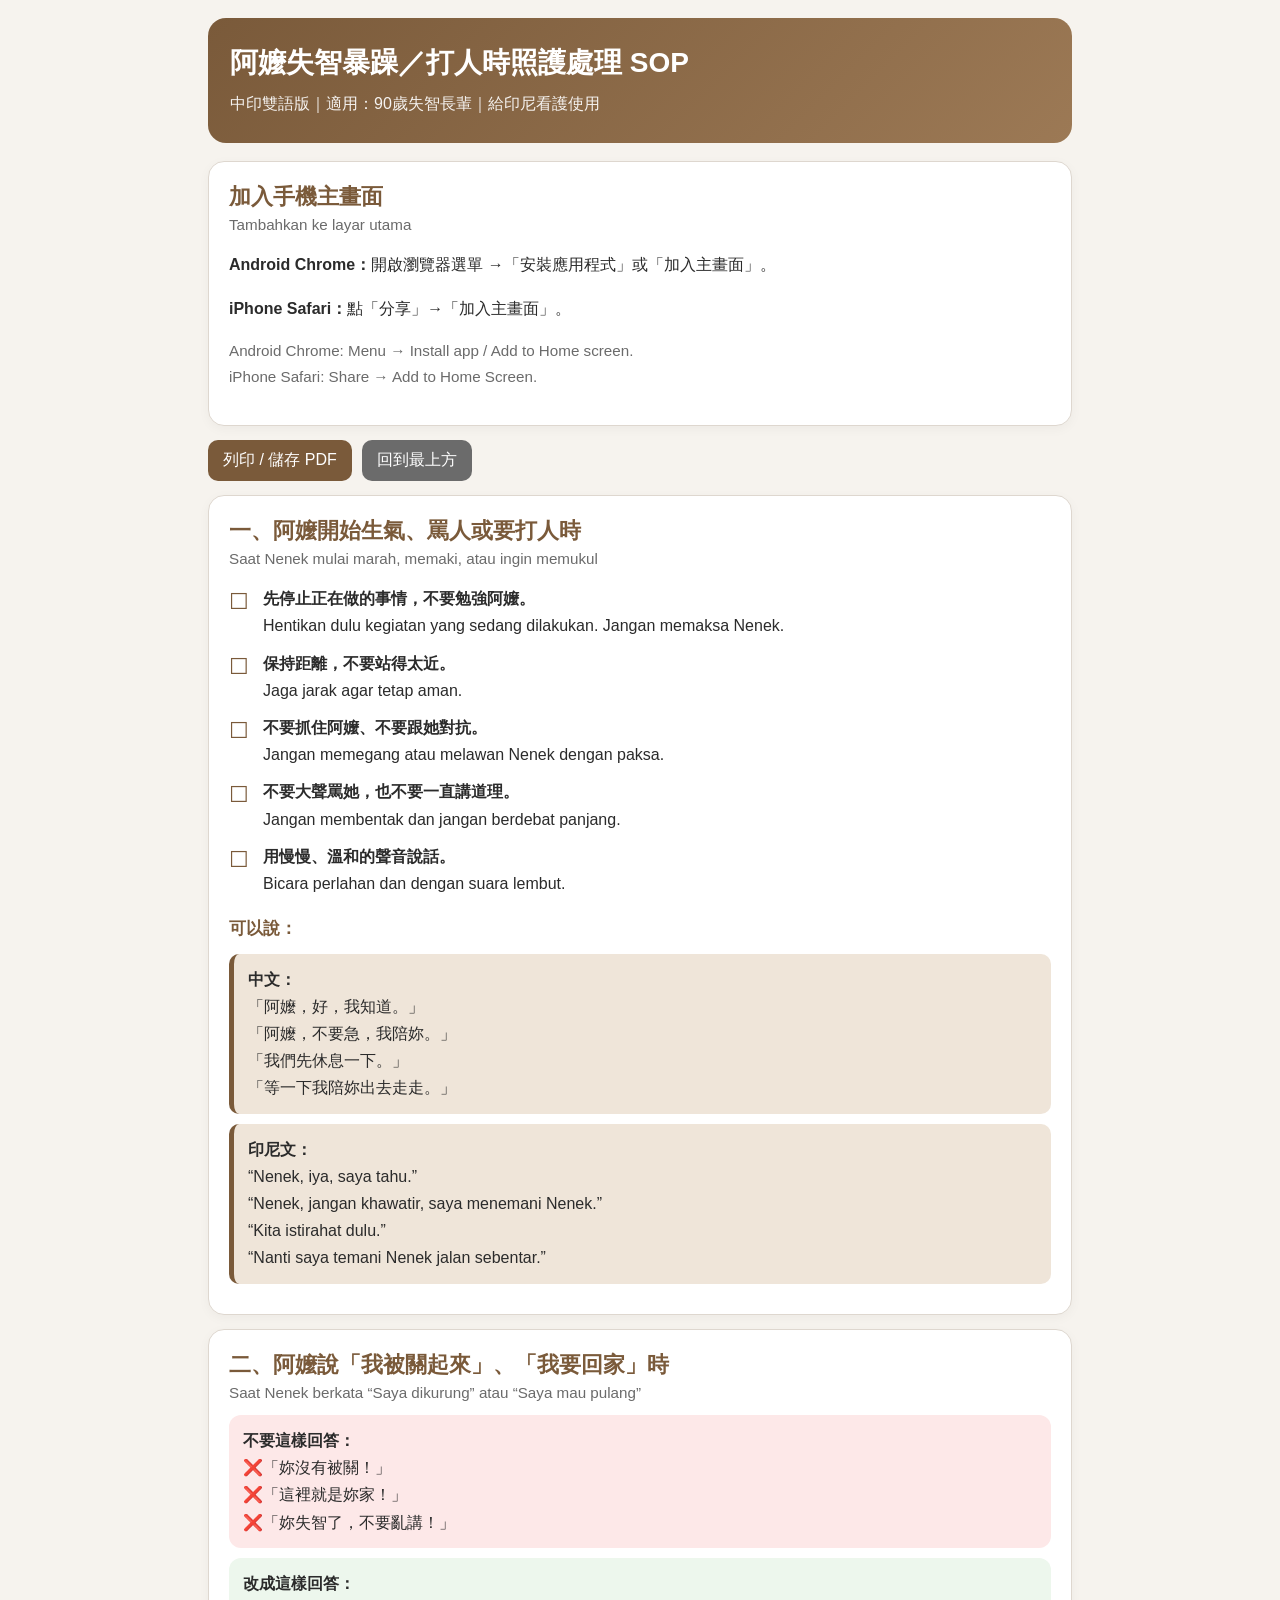
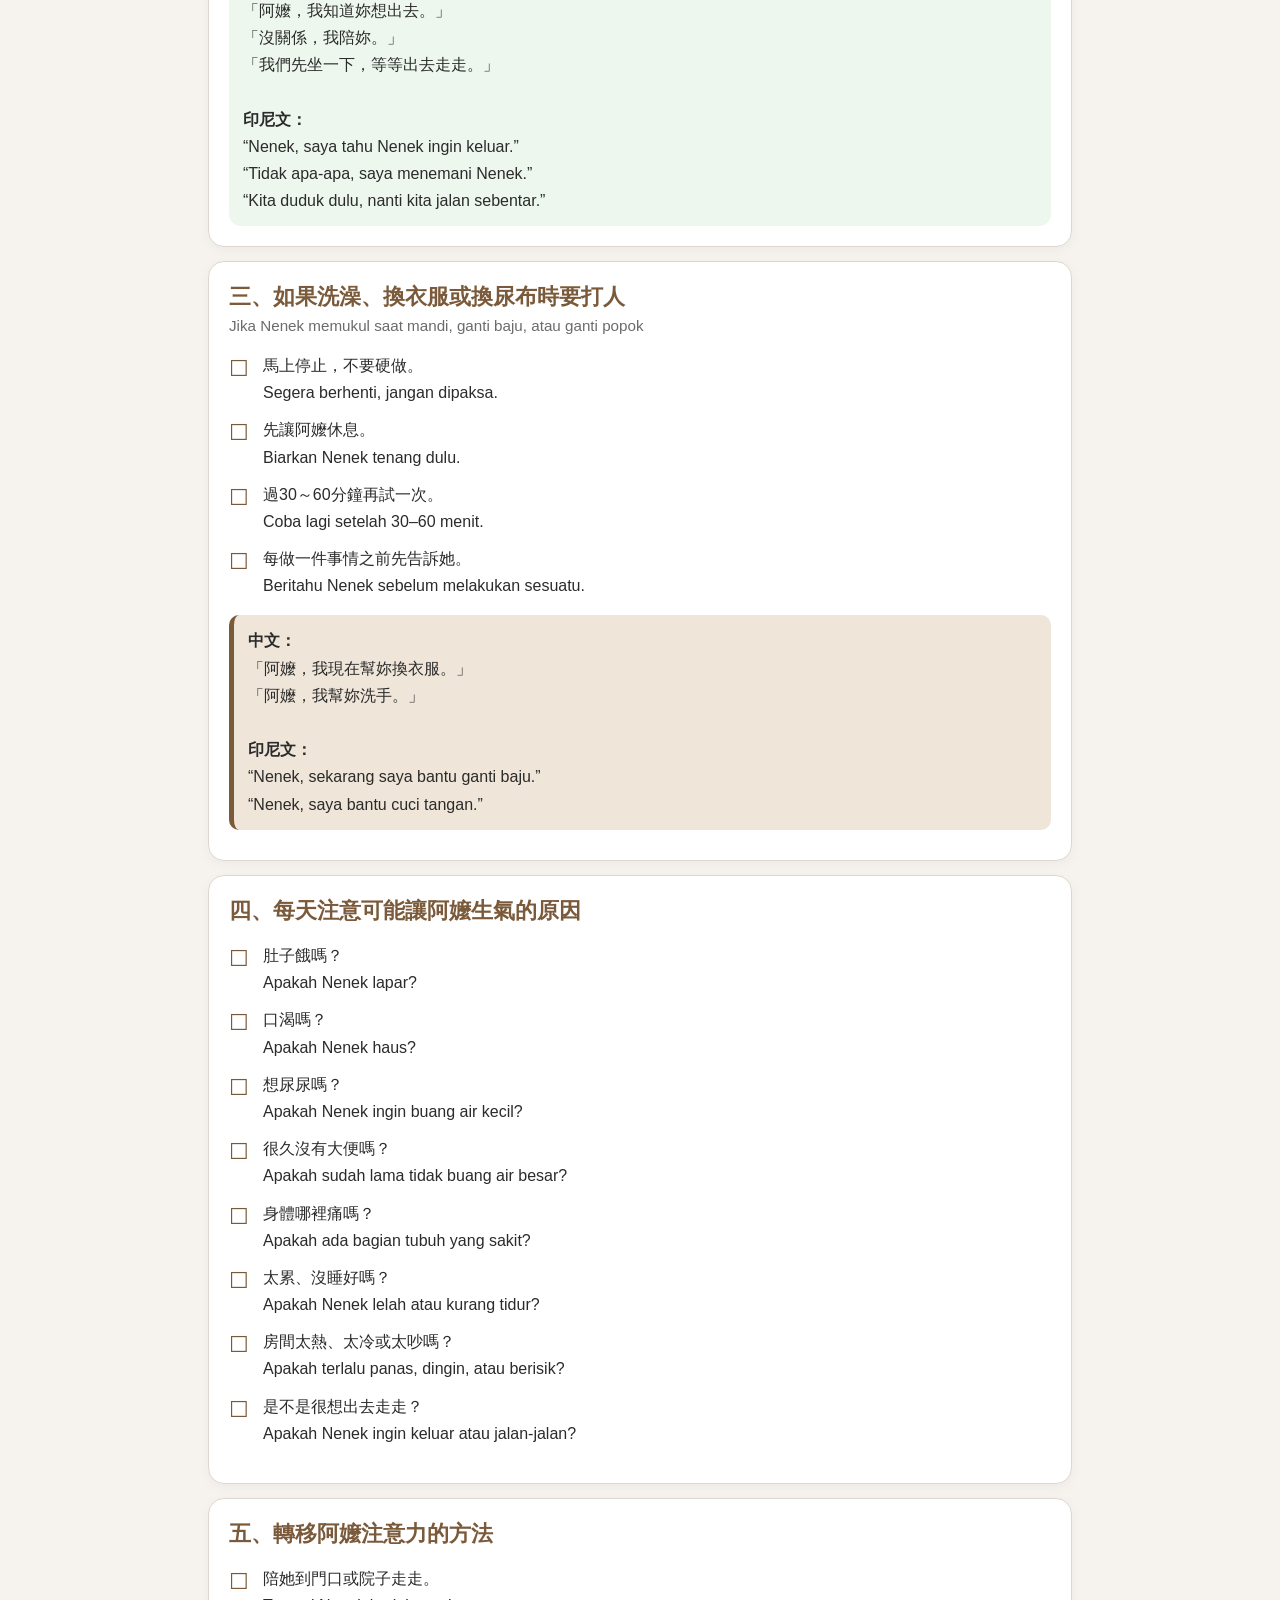
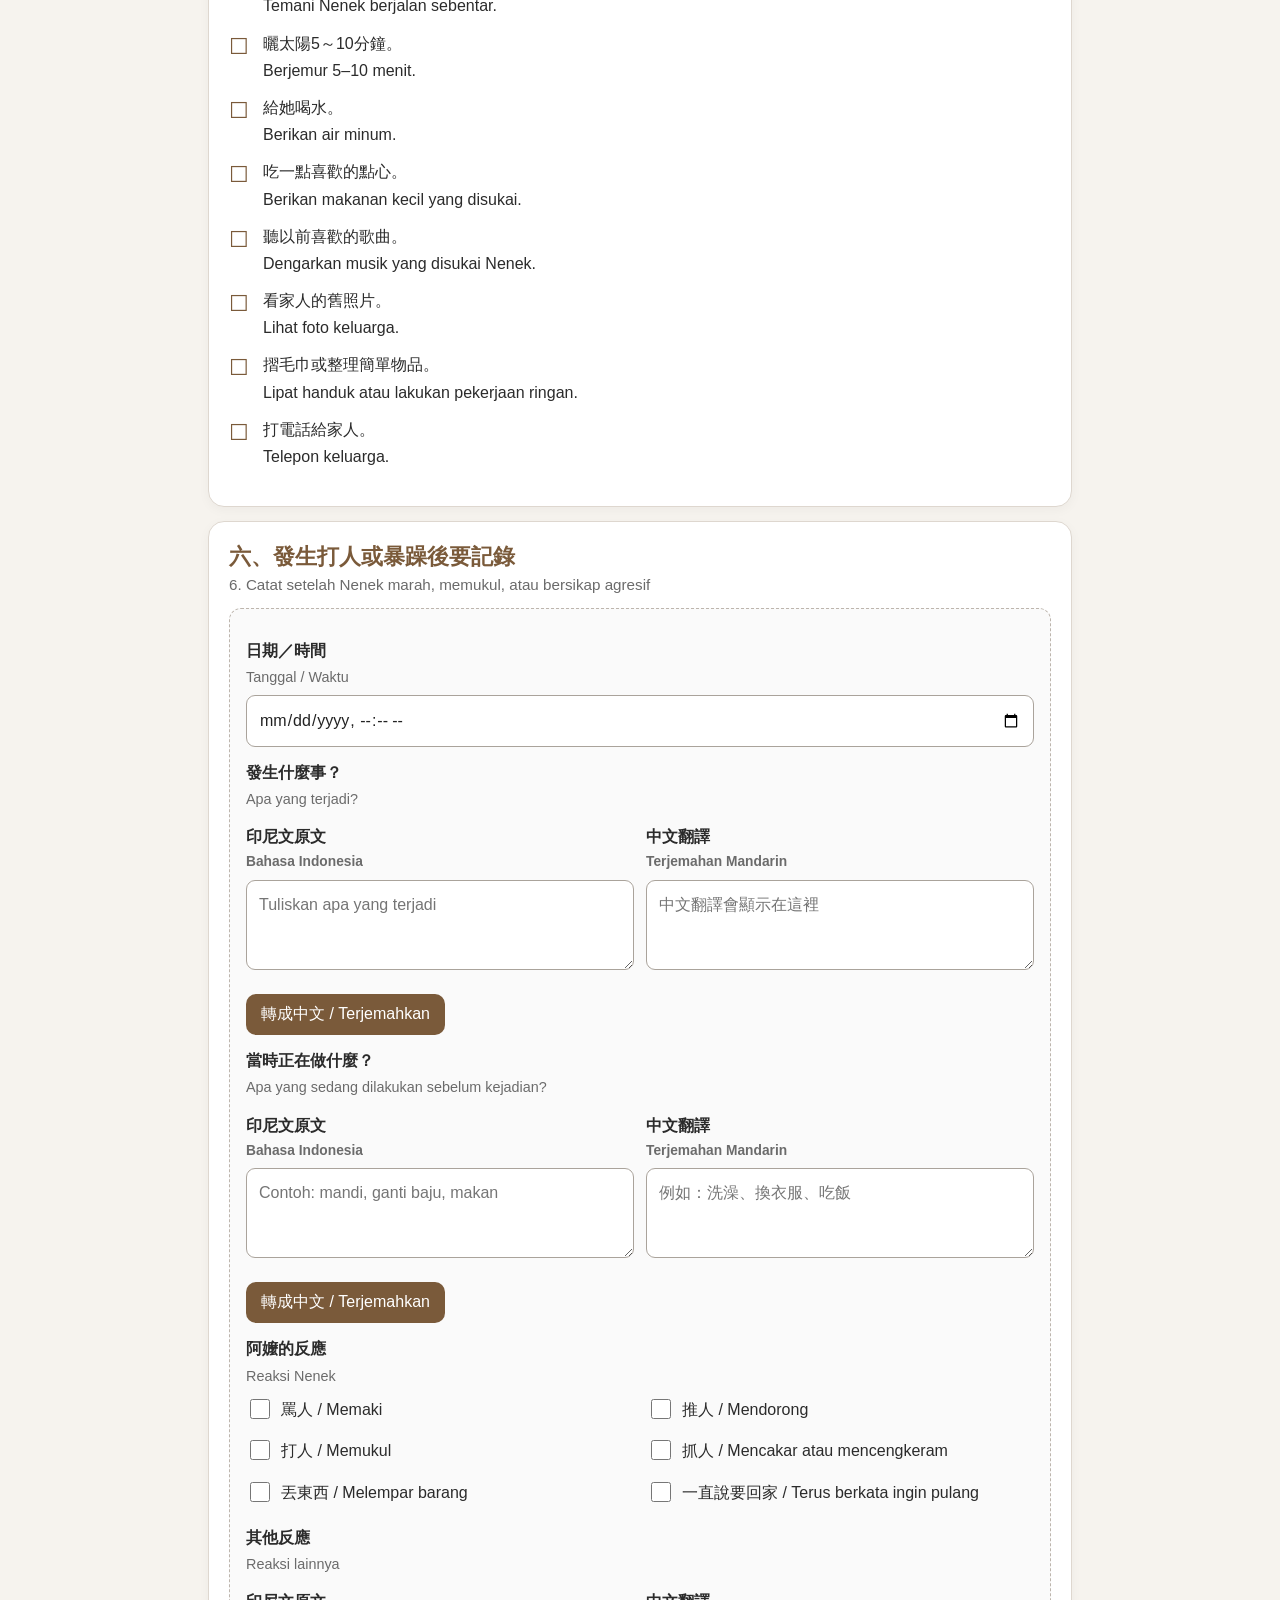
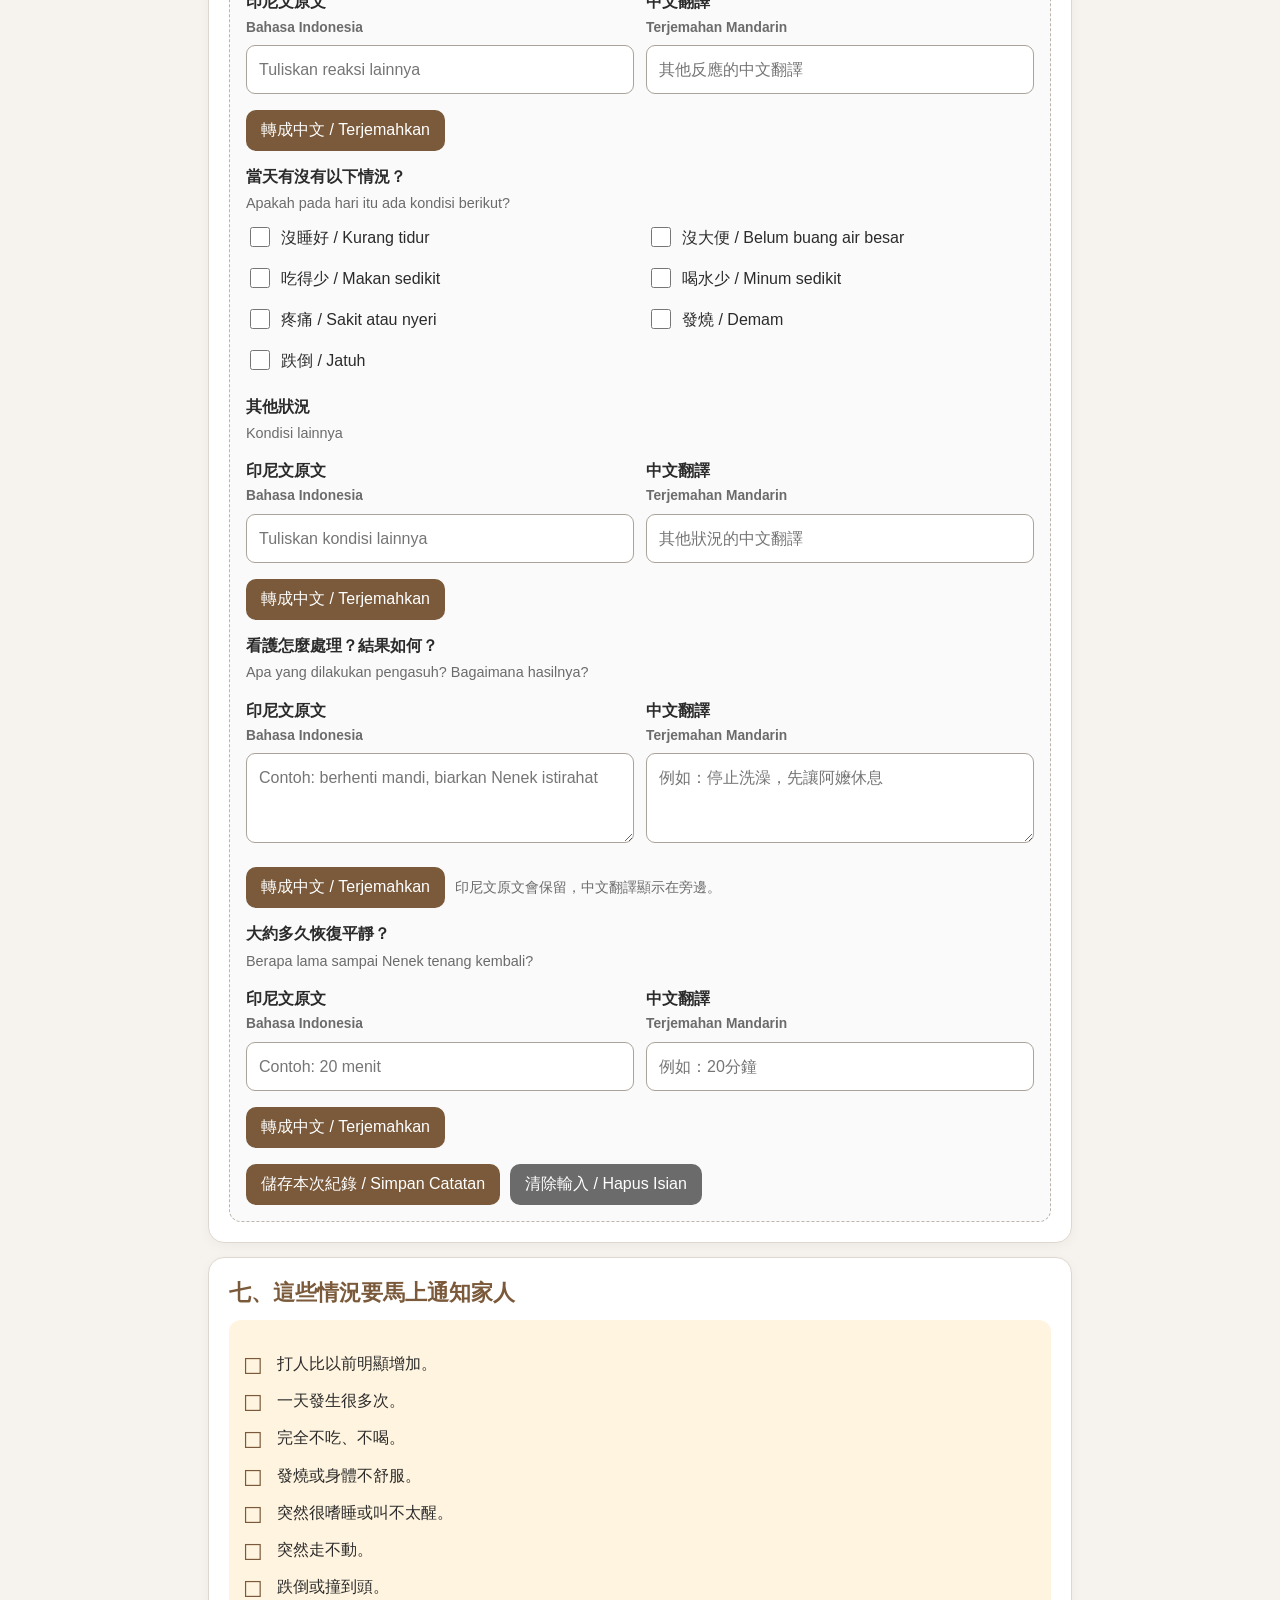
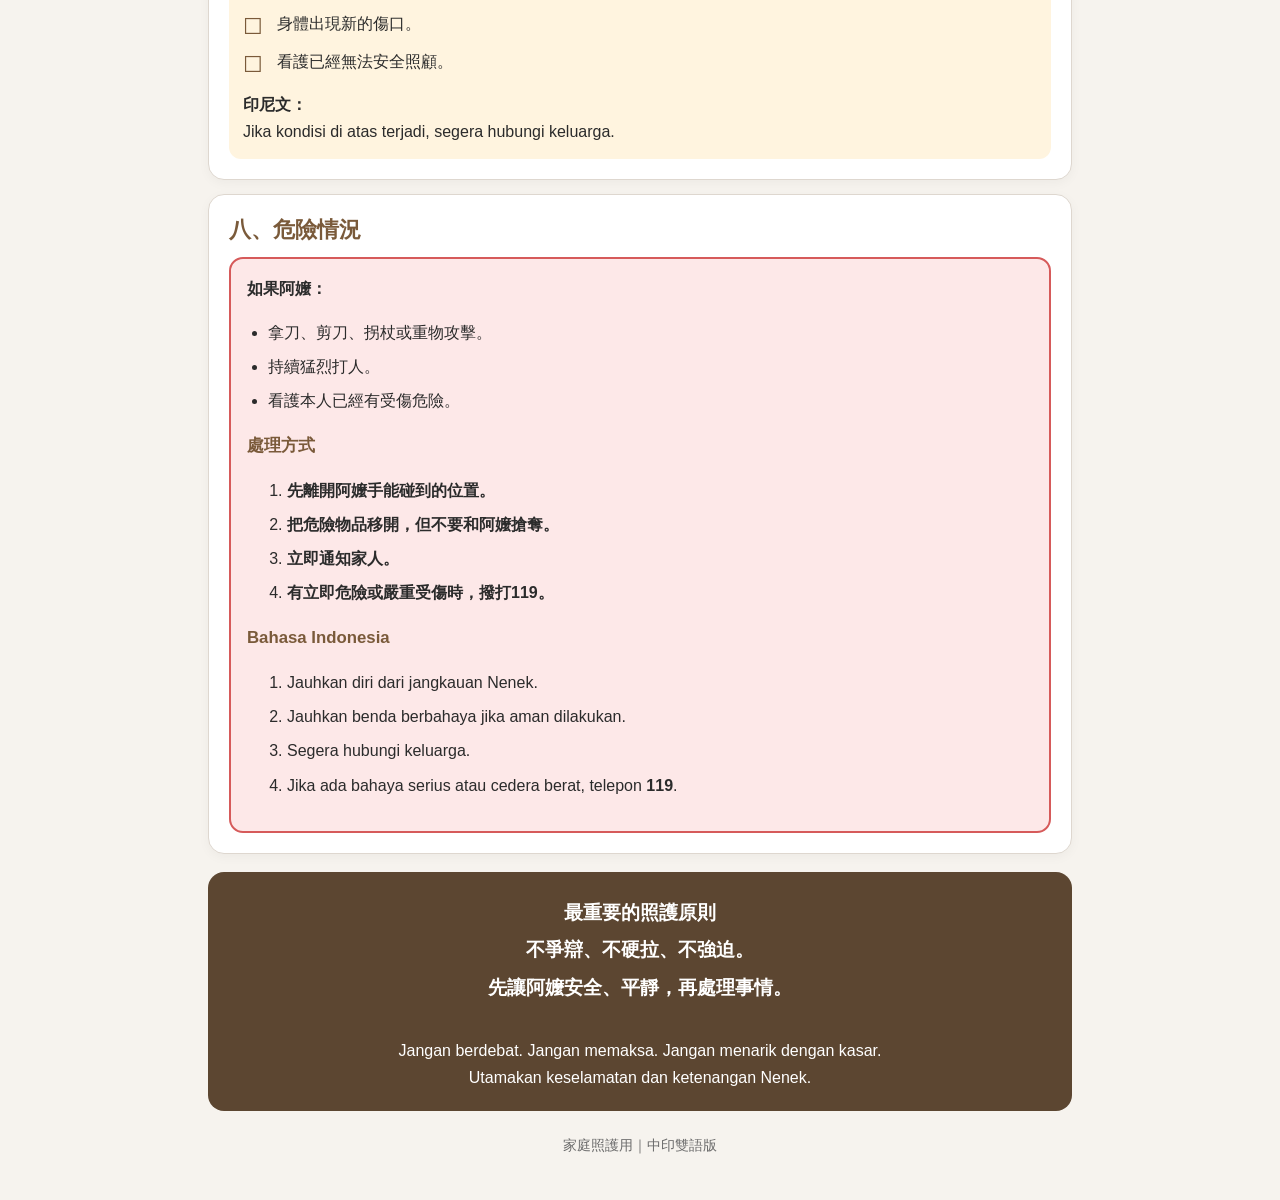
<file: index.html>
<!DOCTYPE html>
<html lang="zh-Hant">
<head>
<meta charset="UTF-8">
<meta name="viewport" content="width=device-width, initial-scale=1.0">
<title>阿嬤失智暴躁／打人時照護處理 SOP（中印雙語）</title>
<style>
  :root{
    --bg:#f6f3ee;
    --card:#ffffff;
    --text:#2b2b2b;
    --muted:#6b6b6b;
    --accent:#7a5a3a;
    --accent-soft:#efe5d9;
    --warn:#fff4df;
    --danger:#fde8e8;
    --ok:#edf7ed;
    --border:#ded7cf;
  }
  *{box-sizing:border-box}
  body{
    margin:0;
    font-family:-apple-system,BlinkMacSystemFont,"Segoe UI","Noto Sans TC","Microsoft JhengHei",Arial,sans-serif;
    background:var(--bg);
    color:var(--text);
    line-height:1.7;
  }
  .container{
    max-width:900px;
    margin:0 auto;
    padding:18px;
  }
  header{
    background:linear-gradient(135deg,#7a5a3a,#9c7955);
    color:#fff;
    border-radius:18px;
    padding:26px 22px;
    margin-bottom:18px;
  }
  header h1{
    margin:0 0 8px;
    font-size:1.75rem;
    line-height:1.35;
  }
  header p{
    margin:0;
    opacity:.92;
  }
  .card{
    background:var(--card);
    border:1px solid var(--border);
    border-radius:16px;
    padding:20px;
    margin:14px 0;
    box-shadow:0 3px 12px rgba(0,0,0,.04);
  }
  h2{
    margin:0 0 12px;
    color:var(--accent);
    font-size:1.35rem;
    line-height:1.4;
  }
  h3{
    color:var(--accent);
    margin:18px 0 8px;
    font-size:1.05rem;
  }
  .id{
    display:block;
    color:var(--muted);
    font-size:.95rem;
    margin-top:2px;
    font-weight:500;
  }
  ul{
    padding-left:1.3rem;
  }
  li{
    margin:7px 0;
  }
  .checklist{
    list-style:none;
    padding-left:0;
  }
  .checklist li{
    position:relative;
    padding-left:34px;
    margin:10px 0;
  }
  .checklist li::before{
    content:"☐";
    position:absolute;
    left:0;
    top:-1px;
    font-size:1.35rem;
    color:var(--accent);
  }
  .quote{
    background:var(--accent-soft);
    border-left:5px solid var(--accent);
    padding:12px 14px;
    border-radius:10px;
    margin:10px 0;
  }
  .bad{
    background:var(--danger);
    border-radius:12px;
    padding:12px 14px;
  }
  .good{
    background:var(--ok);
    border-radius:12px;
    padding:12px 14px;
    margin-top:10px;
  }
  .warning{
    background:var(--warn);
    border-radius:12px;
    padding:14px;
    margin-top:12px;
  }
  .danger{
    background:var(--danger);
    border:2px solid #d65a5a;
    border-radius:14px;
    padding:16px;
  }
  .record{
    background:#fafafa;
    border:1px dashed #bdb5ad;
    border-radius:12px;
    padding:16px;
  }
  .line{
    border-bottom:1px solid #999;
    display:inline-block;
    min-width:220px;
    height:1.2em;
    vertical-align:bottom;
  }
  .important{
    text-align:center;
    background:#5c4631;
    color:white;
    border-radius:16px;
    padding:20px;
    margin:18px 0 6px;
  }
  .important strong{
    display:block;
    font-size:1.2rem;
    margin:5px 0;
  }
  .btnbar{
    display:flex;
    gap:10px;
    flex-wrap:wrap;
    margin:0 0 14px;
  }
  button{
    border:none;
    background:var(--accent);
    color:#fff;
    border-radius:10px;
    padding:10px 15px;
    font-size:1rem;
    cursor:pointer;
  }
  button.secondary{
    background:#6b6b6b;
  }
  footer{
    text-align:center;
    color:var(--muted);
    font-size:.9rem;
    padding:16px 0 24px;
  }
  @media (max-width:600px){
    .container{padding:10px}
    header{padding:20px 16px;border-radius:14px}
    header h1{font-size:1.45rem}
    .card{padding:16px;border-radius:13px}
    h2{font-size:1.2rem}
  }

  .form-grid{
    display:grid;
    grid-template-columns:1fr 1fr;
    gap:14px;
  }
  .field{
    margin:12px 0;
  }
  .field label{
    display:block;
    font-weight:700;
    margin-bottom:6px;
    color:var(--text);
  }
  .field .sub{
    display:block;
    font-size:.9rem;
    color:var(--muted);
    font-weight:500;
    margin-top:1px;
  }
  input[type="text"],
  input[type="datetime-local"],
  input[type="number"],
  textarea{
    width:100%;
    min-height:44px;
    padding:10px 12px;
    border:1px solid #aaa39b;
    border-radius:9px;
    background:#fff;
    color:#222;
    font:inherit;
  }
  textarea{
    min-height:90px;
    resize:vertical;
  }
  .option-grid{
    display:grid;
    grid-template-columns:repeat(2,minmax(0,1fr));
    gap:8px 14px;
    margin-top:8px;
  }
  .option-grid label{
    display:flex;
    align-items:flex-start;
    gap:8px;
    font-weight:500;
  }
  .option-grid input{
    width:20px;
    height:20px;
    margin-top:3px;
    flex:0 0 auto;
  }
  .form-actions{
    display:flex;
    flex-wrap:wrap;
    gap:10px;
    margin-top:16px;
  }
  .save-status{
    color:var(--muted);
    font-size:.9rem;
    align-self:center;
  }
  @media (max-width:600px){
    .form-grid{grid-template-columns:1fr}
    .option-grid{grid-template-columns:1fr}
  }


  .bilingual-pair{display:grid;grid-template-columns:1fr 1fr;gap:12px;margin:12px 0 16px}
  .lang-box{min-width:0}
  .lang-title{display:block;font-weight:800;margin-bottom:6px}
  .lang-title small{display:block;color:var(--muted);font-weight:600;font-size:.86rem}
  .translate-row{display:flex;flex-wrap:wrap;gap:10px;align-items:center;margin:8px 0 4px}
  .translate-note{font-size:.88rem;color:var(--muted)}
  @media (max-width:700px){.bilingual-pair{grid-template-columns:1fr}}

  @media print{
    body{background:#fff}
    .container{max-width:none;padding:0}
    .btnbar{display:none}
    header,.card,.important{box-shadow:none;break-inside:avoid}
    .card{border-color:#bbb}
    header{-webkit-print-color-adjust:exact;print-color-adjust:exact}
    .danger,.warning,.good,.bad,.quote,.important{
      -webkit-print-color-adjust:exact;
      print-color-adjust:exact;
    }
  }
</style>

<link rel="manifest" href="manifest.webmanifest">
<meta name="theme-color" content="#7a5a3a">
<meta name="apple-mobile-web-app-capable" content="yes">
<meta name="apple-mobile-web-app-status-bar-style" content="default">
<meta name="apple-mobile-web-app-title" content="阿嬤照護SOP">
<link rel="apple-touch-icon" href="icons/icon-192.png">

</head>
<body>
<div class="container">

  <header>
    <h1>阿嬤失智暴躁／打人時照護處理 SOP</h1>
    <p>中印雙語版｜適用：90歲失智長輩｜給印尼看護使用</p>
  </header>

  
<div class="card" id="pwa-install-note">
  <h2>加入手機主畫面 <span class="id">Tambahkan ke layar utama</span></h2>
  <p><b>Android Chrome：</b>開啟瀏覽器選單 →「安裝應用程式」或「加入主畫面」。</p>
  <p><b>iPhone Safari：</b>點「分享」→「加入主畫面」。</p>
  <p class="id">Android Chrome: Menu → Install app / Add to Home screen.<br>
  iPhone Safari: Share → Add to Home Screen.</p>
</div>

<div class="btnbar">
    <button onclick="window.print()">列印 / 儲存 PDF</button>
    <button class="secondary" onclick="window.scrollTo({top:0,behavior:'smooth'})">回到最上方</button>
  </div>

  <section class="card">
    <h2>一、阿嬤開始生氣、罵人或要打人時
      <span class="id">Saat Nenek mulai marah, memaki, atau ingin memukul</span>
    </h2>
    <ul class="checklist">
      <li><b>先停止正在做的事情，不要勉強阿嬤。</b><br>Hentikan dulu kegiatan yang sedang dilakukan. Jangan memaksa Nenek.</li>
      <li><b>保持距離，不要站得太近。</b><br>Jaga jarak agar tetap aman.</li>
      <li><b>不要抓住阿嬤、不要跟她對抗。</b><br>Jangan memegang atau melawan Nenek dengan paksa.</li>
      <li><b>不要大聲罵她，也不要一直講道理。</b><br>Jangan membentak dan jangan berdebat panjang.</li>
      <li><b>用慢慢、溫和的聲音說話。</b><br>Bicara perlahan dan dengan suara lembut.</li>
    </ul>

    <h3>可以說：</h3>
    <div class="quote">
      <b>中文：</b><br>
      「阿嬤，好，我知道。」<br>
      「阿嬤，不要急，我陪妳。」<br>
      「我們先休息一下。」<br>
      「等一下我陪妳出去走走。」
    </div>
    <div class="quote">
      <b>印尼文：</b><br>
      “Nenek, iya, saya tahu.”<br>
      “Nenek, jangan khawatir, saya menemani Nenek.”<br>
      “Kita istirahat dulu.”<br>
      “Nanti saya temani Nenek jalan sebentar.”
    </div>
  </section>

  <section class="card">
    <h2>二、阿嬤說「我被關起來」、「我要回家」時
      <span class="id">Saat Nenek berkata “Saya dikurung” atau “Saya mau pulang”</span>
    </h2>

    <div class="bad">
      <b>不要這樣回答：</b><br>
      ❌「妳沒有被關！」<br>
      ❌「這裡就是妳家！」<br>
      ❌「妳失智了，不要亂講！」
    </div>

    <div class="good">
      <b>改成這樣回答：</b><br>
      「阿嬤，我知道妳想出去。」<br>
      「沒關係，我陪妳。」<br>
      「我們先坐一下，等等出去走走。」<br><br>
      <b>印尼文：</b><br>
      “Nenek, saya tahu Nenek ingin keluar.”<br>
      “Tidak apa-apa, saya menemani Nenek.”<br>
      “Kita duduk dulu, nanti kita jalan sebentar.”
    </div>
  </section>

  <section class="card">
    <h2>三、如果洗澡、換衣服或換尿布時要打人
      <span class="id">Jika Nenek memukul saat mandi, ganti baju, atau ganti popok</span>
    </h2>
    <ul class="checklist">
      <li>馬上停止，不要硬做。<br>Segera berhenti, jangan dipaksa.</li>
      <li>先讓阿嬤休息。<br>Biarkan Nenek tenang dulu.</li>
      <li>過30～60分鐘再試一次。<br>Coba lagi setelah 30–60 menit.</li>
      <li>每做一件事情之前先告訴她。<br>Beritahu Nenek sebelum melakukan sesuatu.</li>
    </ul>

    <div class="quote">
      <b>中文：</b><br>
      「阿嬤，我現在幫妳換衣服。」<br>
      「阿嬤，我幫妳洗手。」<br><br>
      <b>印尼文：</b><br>
      “Nenek, sekarang saya bantu ganti baju.”<br>
      “Nenek, saya bantu cuci tangan.”
    </div>
  </section>

  <section class="card">
    <h2>四、每天注意可能讓阿嬤生氣的原因</h2>
    <ul class="checklist">
      <li>肚子餓嗎？<br>Apakah Nenek lapar?</li>
      <li>口渴嗎？<br>Apakah Nenek haus?</li>
      <li>想尿尿嗎？<br>Apakah Nenek ingin buang air kecil?</li>
      <li>很久沒有大便嗎？<br>Apakah sudah lama tidak buang air besar?</li>
      <li>身體哪裡痛嗎？<br>Apakah ada bagian tubuh yang sakit?</li>
      <li>太累、沒睡好嗎？<br>Apakah Nenek lelah atau kurang tidur?</li>
      <li>房間太熱、太冷或太吵嗎？<br>Apakah terlalu panas, dingin, atau berisik?</li>
      <li>是不是很想出去走走？<br>Apakah Nenek ingin keluar atau jalan-jalan?</li>
    </ul>
  </section>

  <section class="card">
    <h2>五、轉移阿嬤注意力的方法</h2>
    <ul class="checklist">
      <li>陪她到門口或院子走走。<br>Temani Nenek berjalan sebentar.</li>
      <li>曬太陽5～10分鐘。<br>Berjemur 5–10 menit.</li>
      <li>給她喝水。<br>Berikan air minum.</li>
      <li>吃一點喜歡的點心。<br>Berikan makanan kecil yang disukai.</li>
      <li>聽以前喜歡的歌曲。<br>Dengarkan musik yang disukai Nenek.</li>
      <li>看家人的舊照片。<br>Lihat foto keluarga.</li>
      <li>摺毛巾或整理簡單物品。<br>Lipat handuk atau lakukan pekerjaan ringan.</li>
      <li>打電話給家人。<br>Telepon keluarga.</li>
    </ul>
  </section>

  <section class="card" id="record-section">
    <h2>六、發生打人或暴躁後要記錄
      <span class="id">6. Catat setelah Nenek marah, memukul, atau bersikap agresif</span>
    </h2>

    <div class="record">
      <div class="field">
        <label for="record-time">日期／時間<span class="sub">Tanggal / Waktu</span></label>
        <input id="record-time" type="datetime-local">
      </div>

      <div class="field">
        <label>發生什麼事？ <span class="sub">Apa yang terjadi?</span></label>
        <div class="bilingual-pair">
          <div class="lang-box">
            <span class="lang-title">印尼文原文 <small>Bahasa Indonesia</small></span>
            <textarea id="what-id" placeholder="Tuliskan apa yang terjadi"></textarea>
          </div>
          <div class="lang-box">
            <span class="lang-title">中文翻譯 <small>Terjemahan Mandarin</small></span>
            <textarea id="what-zh" placeholder="中文翻譯會顯示在這裡"></textarea>
          </div>
        </div>
        <div class="translate-row"><button type="button" class="translate-btn" data-source="what-id" data-target="what-zh">轉成中文 / Terjemahkan</button></div>
      </div>

      <div class="field">
        <label>當時正在做什麼？ <span class="sub">Apa yang sedang dilakukan sebelum kejadian?</span></label>
        <div class="bilingual-pair">
          <div class="lang-box">
            <span class="lang-title">印尼文原文 <small>Bahasa Indonesia</small></span>
            <textarea id="before-id" placeholder="Contoh: mandi, ganti baju, makan"></textarea>
          </div>
          <div class="lang-box">
            <span class="lang-title">中文翻譯 <small>Terjemahan Mandarin</small></span>
            <textarea id="before-zh" placeholder="例如：洗澡、換衣服、吃飯"></textarea>
          </div>
        </div>
        <div class="translate-row"><button type="button" class="translate-btn" data-source="before-id" data-target="before-zh">轉成中文 / Terjemahkan</button></div>
      </div>

      <div class="field">
        <label>阿嬤的反應 <span class="sub">Reaksi Nenek</span></label>
        <div class="option-grid">
          <label><input type="checkbox" name="reaction">罵人 / Memaki</label>
          <label><input type="checkbox" name="reaction">推人 / Mendorong</label>
          <label><input type="checkbox" name="reaction">打人 / Memukul</label>
          <label><input type="checkbox" name="reaction">抓人 / Mencakar atau mencengkeram</label>
          <label><input type="checkbox" name="reaction">丟東西 / Melempar barang</label>
          <label><input type="checkbox" name="reaction">一直說要回家 / Terus berkata ingin pulang</label>
        </div>
      </div>

      <div class="field">
        <label>其他反應 <span class="sub">Reaksi lainnya</span></label>
        <div class="bilingual-pair">
          <div class="lang-box">
            <span class="lang-title">印尼文原文 <small>Bahasa Indonesia</small></span>
            <input id="reaction-other-id" type="text" placeholder="Tuliskan reaksi lainnya">
          </div>
          <div class="lang-box">
            <span class="lang-title">中文翻譯 <small>Terjemahan Mandarin</small></span>
            <input id="reaction-other-zh" type="text" placeholder="其他反應的中文翻譯">
          </div>
        </div>
        <div class="translate-row"><button type="button" class="translate-btn" data-source="reaction-other-id" data-target="reaction-other-zh">轉成中文 / Terjemahkan</button></div>
      </div>

      <div class="field">
        <label>當天有沒有以下情況？ <span class="sub">Apakah pada hari itu ada kondisi berikut?</span></label>
        <div class="option-grid">
          <label><input type="checkbox" name="condition">沒睡好 / Kurang tidur</label>
          <label><input type="checkbox" name="condition">沒大便 / Belum buang air besar</label>
          <label><input type="checkbox" name="condition">吃得少 / Makan sedikit</label>
          <label><input type="checkbox" name="condition">喝水少 / Minum sedikit</label>
          <label><input type="checkbox" name="condition">疼痛 / Sakit atau nyeri</label>
          <label><input type="checkbox" name="condition">發燒 / Demam</label>
          <label><input type="checkbox" name="condition">跌倒 / Jatuh</label>
        </div>
      </div>

      <div class="field">
        <label>其他狀況 <span class="sub">Kondisi lainnya</span></label>
        <div class="bilingual-pair">
          <div class="lang-box">
            <span class="lang-title">印尼文原文 <small>Bahasa Indonesia</small></span>
            <input id="condition-other-id" type="text" placeholder="Tuliskan kondisi lainnya">
          </div>
          <div class="lang-box">
            <span class="lang-title">中文翻譯 <small>Terjemahan Mandarin</small></span>
            <input id="condition-other-zh" type="text" placeholder="其他狀況的中文翻譯">
          </div>
        </div>
        <div class="translate-row"><button type="button" class="translate-btn" data-source="condition-other-id" data-target="condition-other-zh">轉成中文 / Terjemahkan</button></div>
      </div>

      <div class="field">
        <label>看護怎麼處理？結果如何？ <span class="sub">Apa yang dilakukan pengasuh? Bagaimana hasilnya?</span></label>
        <div class="bilingual-pair">
          <div class="lang-box">
            <span class="lang-title">印尼文原文 <small>Bahasa Indonesia</small></span>
            <textarea id="action-id" placeholder="Contoh: berhenti mandi, biarkan Nenek istirahat"></textarea>
          </div>
          <div class="lang-box">
            <span class="lang-title">中文翻譯 <small>Terjemahan Mandarin</small></span>
            <textarea id="action-zh" placeholder="例如：停止洗澡，先讓阿嬤休息"></textarea>
          </div>
        </div>
        <div class="translate-row">
          <button type="button" class="translate-btn" data-source="action-id" data-target="action-zh">轉成中文 / Terjemahkan</button>
          <span class="translate-note" id="translate-note">印尼文原文會保留，中文翻譯顯示在旁邊。</span>
        </div>
      </div>

      <div class="field">
        <label>大約多久恢復平靜？ <span class="sub">Berapa lama sampai Nenek tenang kembali?</span></label>
        <div class="bilingual-pair">
          <div class="lang-box">
            <span class="lang-title">印尼文原文 <small>Bahasa Indonesia</small></span>
            <input id="calm-id" type="text" placeholder="Contoh: 20 menit">
          </div>
          <div class="lang-box">
            <span class="lang-title">中文翻譯 <small>Terjemahan Mandarin</small></span>
            <input id="calm-zh" type="text" placeholder="例如：20分鐘">
          </div>
        </div>
        <div class="translate-row"><button type="button" class="translate-btn" data-source="calm-id" data-target="calm-zh">轉成中文 / Terjemahkan</button></div>
      </div>

      <div class="form-actions">
        <button type="button" id="save-record">儲存本次紀錄 / Simpan Catatan</button>
        <button type="button" class="secondary" id="clear-record">清除輸入 / Hapus Isian</button>
        <span class="save-status" id="save-status" aria-live="polite"></span>
      </div>
    </div>
  </section>

<section class="card">
    <h2>七、這些情況要馬上通知家人</h2>
    <div class="warning">
      <ul class="checklist">
        <li>打人比以前明顯增加。</li>
        <li>一天發生很多次。</li>
        <li>完全不吃、不喝。</li>
        <li>發燒或身體不舒服。</li>
        <li>突然很嗜睡或叫不太醒。</li>
        <li>突然走不動。</li>
        <li>跌倒或撞到頭。</li>
        <li>身體出現新的傷口。</li>
        <li>看護已經無法安全照顧。</li>
      </ul>
      <b>印尼文：</b><br>
      Jika kondisi di atas terjadi, segera hubungi keluarga.
    </div>
  </section>

  <section class="card">
    <h2>八、危險情況</h2>
    <div class="danger">
      <b>如果阿嬤：</b>
      <ul>
        <li>拿刀、剪刀、拐杖或重物攻擊。</li>
        <li>持續猛烈打人。</li>
        <li>看護本人已經有受傷危險。</li>
      </ul>

      <h3>處理方式</h3>
      <ol>
        <li><b>先離開阿嬤手能碰到的位置。</b></li>
        <li><b>把危險物品移開，但不要和阿嬤搶奪。</b></li>
        <li><b>立即通知家人。</b></li>
        <li><b>有立即危險或嚴重受傷時，撥打119。</b></li>
      </ol>

      <h3>Bahasa Indonesia</h3>
      <ol>
        <li>Jauhkan diri dari jangkauan Nenek.</li>
        <li>Jauhkan benda berbahaya jika aman dilakukan.</li>
        <li>Segera hubungi keluarga.</li>
        <li>Jika ada bahaya serius atau cedera berat, telepon <b>119</b>.</li>
      </ol>
    </div>
  </section>

  <div class="important">
    <strong>最重要的照護原則</strong>
    <strong>不爭辯、不硬拉、不強迫。</strong>
    <strong>先讓阿嬤安全、平靜，再處理事情。</strong>
    <br>
    Jangan berdebat. Jangan memaksa. Jangan menarik dengan kasar.<br>
    Utamakan keselamatan dan ketenangan Nenek.
  </div>

  <footer>
    家庭照護用｜中印雙語版
  </footer>

</div>


<script>
(function(){
 const root=document.getElementById('record-section'); if(!root)return;
 const fields=[...root.querySelectorAll('input,textarea')];
 const status=document.getElementById('save-status');
 const key='aicom_grandma_behavior_record_v3';

 async function translateText(text){
   if(!text.trim()) return '';
   const res = await fetch('/.netlify/functions/translate', {
     method: 'POST',
     headers: {'Content-Type':'application/json'},
     body: JSON.stringify({text:text, sourceLanguage:'id', targetLanguage:'zh-Hant'})
   });
   let data = {};
   try { data = await res.json(); } catch(e) {}
   if(!res.ok) throw new Error(data.error || ('HTTP ' + res.status));
   if(!data.translated || !String(data.translated).trim()) throw new Error('翻譯結果為空');
   return String(data.translated).trim();
 }

 root.querySelectorAll('.translate-btn').forEach(btn=>{
   btn.addEventListener('click',async()=>{
     const src=document.getElementById(btn.dataset.source);
     const dst=document.getElementById(btn.dataset.target);
     if(!src.value.trim()){status.textContent='請先輸入印尼文 / Silakan isi Bahasa Indonesia dahulu';return;}
     const old=btn.textContent; btn.disabled=true; btn.textContent='翻譯中… / Menerjemahkan…';
     try{
       dst.value=await translateText(src.value);
       status.textContent='已翻成中文，印尼文原文已保留 / Terjemahan selesai';
     }catch(e){
       status.textContent='翻譯失敗，請確認網路或網站翻譯服務設定。';
     }finally{btn.disabled=false;btn.textContent=old;}
   });
 });

 document.getElementById('save-record').addEventListener('click',()=>{
   const data={};
   fields.forEach((el,i)=>{const k=el.id||((el.name||'field')+'_'+i);data[k]=el.type==='checkbox'?el.checked:el.value;});
   try{localStorage.setItem(key,JSON.stringify(data));status.textContent='已儲存於此裝置 / Tersimpan di perangkat ini';}
   catch(e){status.textContent='無法自動儲存，但仍可輸入及列印';}
 });

 document.getElementById('clear-record').addEventListener('click',()=>{
   fields.forEach(el=>el.type==='checkbox'?(el.checked=false):(el.value=''));
   try{localStorage.removeItem(key)}catch(e){}
   status.textContent='已清除 / Sudah dihapus';
 });

 try{
   const saved=JSON.parse(localStorage.getItem(key)||'null');
   if(saved)fields.forEach((el,i)=>{const k=el.id||((el.name||'field')+'_'+i);if(k in saved){if(el.type==='checkbox')el.checked=!!saved[k];else el.value=saved[k]||'';}});
 }catch(e){}
})();
</script>


<script>
if ('serviceWorker' in navigator) {
  window.addEventListener('load', function () {
    navigator.serviceWorker.register('./sw.js').catch(function () {});
  });
}
</script>

</body>
</html>
</file>
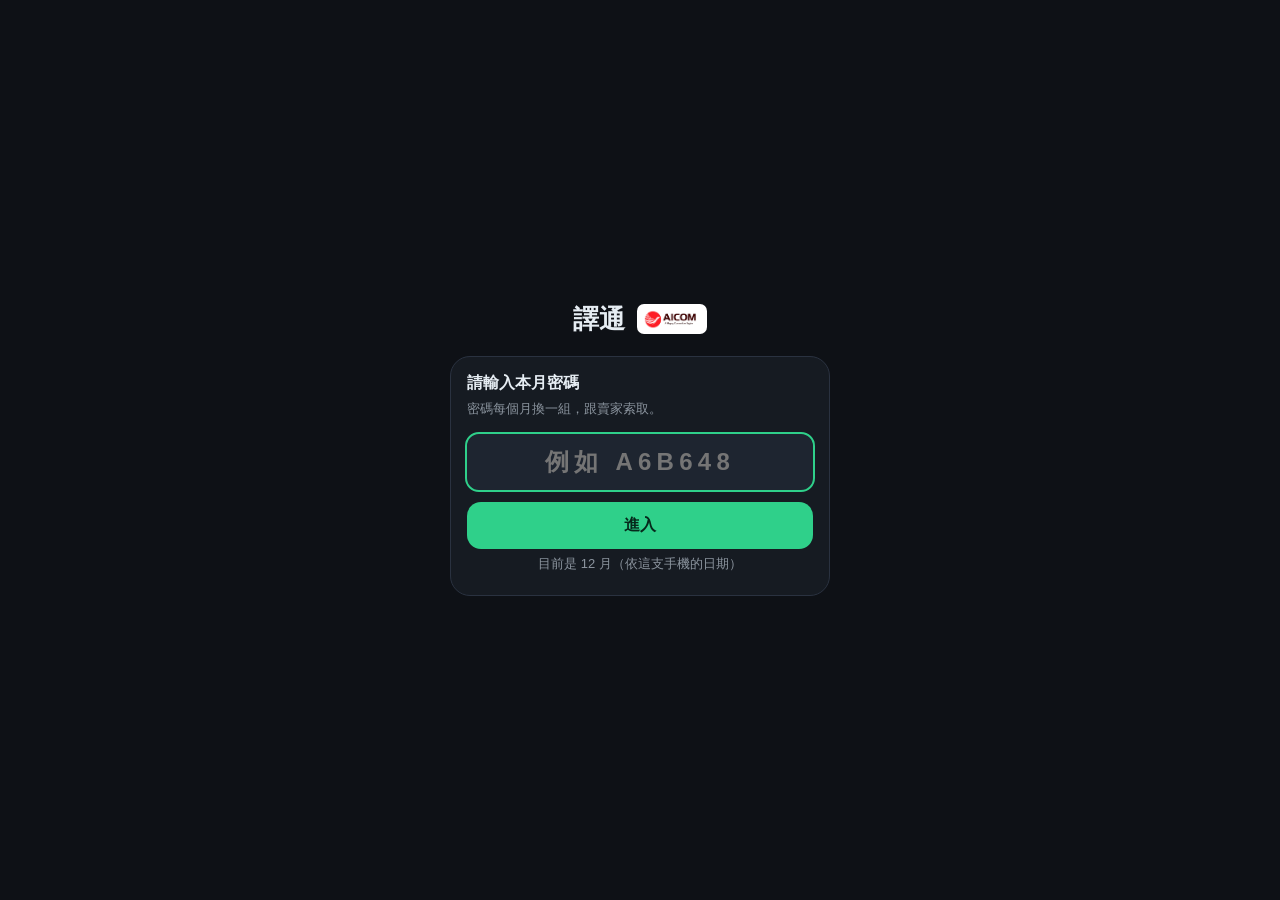
<file: web/index.html>
<!doctype html>
<html lang="zh-Hant">
<head>
<meta charset="utf-8">
<meta name="viewport" content="width=device-width, initial-scale=1, viewport-fit=cover">
<meta name="theme-color" content="#0E1116">
<!-- 內建的資料庫網址：填了之後使用者就不必自己輸入，那一格是最容易打錯的。
     留空的話行為照舊，由每個人自己在設定頁填。 -->
<meta name="default-db-url"
      content="https://zhid-talk-default-rtdb.asia-southeast1.firebasedatabase.app">
<meta name="app-version" content="20260904-0853">
<title>譯通 — 中印即時翻譯通話</title>
<link rel="manifest" href="manifest.webmanifest">
<link rel="icon" href="icons/icon-192.png">
<link rel="apple-touch-icon" href="icons/apple-touch-icon.png">
<meta name="apple-mobile-web-app-capable" content="yes">
<meta name="apple-mobile-web-app-status-bar-style" content="black-translucent">
<meta name="apple-mobile-web-app-title" content="譯通">
<link rel="stylesheet" href="styles.css">
</head>
<body>

<!-- ───────────────── 登入 ─────────────────
     密碼每月換一組，驗證在瀏覽器裡做。這是「門檻」不是加密：
     目的是擋掉拿到網址就亂用的人，不讓陌生人耗掉翻譯額度。 -->
<section id="screenGate" class="screen gate-screen active">
  <div class="gate-box">
    <div class="brand gate-brand">
      <h1 data-i18n="app_name">譯通</h1>
      <img class="brand-logo" src="logo.png" alt="AICOM" onerror="this.remove()">
    </div>
    <div class="card">
      <div class="card-title" data-i18n="gate_title">請輸入本月密碼</div>
      <div class="hint" data-i18n="gate_desc"></div>
      <!-- inputmode 讓手機直接跳英數鍵盤，密碼是 6 位英數 -->
      <input id="gatePass" class="input gate-input" type="text"
             inputmode="text" autocapitalize="characters" autocomplete="off"
             spellcheck="false" maxlength="12" data-i18n-ph="gate_hint">
      <button id="btnGate" class="btn primary block" data-i18n="gate_enter">進入</button>
      <div id="gateError" class="hint warn center"></div>
      <div id="gateMonth" class="hint center"></div>
    </div>
  </div>
</section>

<!-- ───────────────── 主畫面 ───────────────── -->
<section id="screenMain" class="screen">
  <header class="topbar topbar-main">
    <!-- 介面語言切換：顯示的是「切過去會變成的語言」 -->
    <button id="btnUiLang" class="lang-btn" data-i18n-title="settings_ui_lang">中</button>
    <!-- 三種語言用「按一下換下一個」講不清楚現在是哪一種，改成跳選單 -->
    <div id="langMenu" class="lang-menu hidden">
      <button type="button" data-lang="zh">中文</button>
      <button type="button" data-lang="id">Bahasa Indonesia</button>
      <button type="button" data-lang="en">English</button>
    </div>

    <div class="brand">
      <h1 data-i18n="app_name">譯通</h1>
      <!-- 找不到 logo.png 時自動隱藏，不會留下破圖 -->
      <img id="brandLogo" class="brand-logo" src="logo.png" alt="AICOM"
           onerror="this.remove()">
    </div>
    <div id="myAccountLabel" class="sub"></div>
    <div id="myLangLabel" class="sub accent"></div>
    <button id="btnSettings" class="icon-btn" data-i18n-title="settings">⚙</button>
  </header>

  <!-- 待機：連線會自動建立，但鈴聲與通知需要使用者點一下才能授權 -->
  <div id="standbyCard" class="card standby">
    <div>
      <div class="card-title" data-i18n="standby_title">待機狀態</div>
      <div id="standbyState" class="sub"></div>
      <div id="standbyPush" class="sub"></div>
    </div>
    <button id="btnStandby" class="btn primary small" data-i18n="enable_alerts">啟用鈴聲與通知</button>
  </div>

  <!-- 來電卡片 -->
  <div id="incomingCard" class="card incoming hidden">
    <div class="label accent" data-i18n="incoming_call">翻譯通話來電</div>
    <div id="incomingPeer" class="big"></div>
    <div class="row gap">
      <button id="btnReject" class="btn danger-outline grow" data-i18n="reject">拒接</button>
      <button id="btnAccept" class="btn primary grow" data-i18n="accept">接聽</button>
    </div>
  </div>

  <!-- 撥號 -->
  <div class="card">
    <div class="card-title" data-i18n="dial_title">撥打翻譯通話</div>
    <input id="inputPeer" class="input" type="text" data-i18n-ph="peer_hint" autocomplete="off">
    <button id="btnCall" class="btn primary block">📞 <span data-i18n="call_button">撥號</span></button>
    <div id="setupHint" class="hint warn hidden" data-i18n="setup_hint"></div>
  </div>

  <!-- 通話紀錄 -->
  <div class="row between mt">
    <h2 data-i18n="history_title">通話紀錄</h2>
    <button id="btnClearHistory" class="btn text danger hidden" data-i18n="clear_all">全部刪除</button>
  </div>
  <ul id="historyList" class="history"></ul>
  <div id="noHistory" class="hint center" data-i18n="no_history"></div>
</section>

<!-- ───────────────── 通話畫面 ───────────────── -->
<section id="screenCall" class="screen">
  <div class="call-head">
    <div id="callPeer" class="big"></div>
    <div id="callLangPair" class="sub accent"></div>
    <div id="callStatus" class="sub"></div>
    <div id="callDuration" class="sub"></div>
  </div>

  <ul id="transcript" class="transcript"></ul>
  <div id="transcriptEmpty" class="hint center" data-i18n="no_transcript"></div>

  <div id="partial" class="partial hidden"></div>
  <canvas id="wave" class="wave" height="56"></canvas>
  <div id="micHint" class="hint center"></div>

  <div class="controls">
    <button id="btnSpeaker" class="fab mini" data-i18n-title="auto_speak">🔊</button>
    <button id="btnMic" class="fab large" data-i18n-title="mic_off_hint">🎙</button>
    <button id="btnEnd" class="fab danger" data-i18n-title="end_call_q">📵</button>
  </div>
</section>

<!-- ───────────────── 全螢幕來電 ───────────────── -->
<section id="screenIncoming" class="screen incoming-screen">
  <div class="label accent" data-i18n="incoming_call">翻譯通話來電</div>
  <div class="avatar">📞</div>
  <div id="incomingPeerBig" class="huge"></div>
  <div id="incomingLang" class="sub"></div>
  <div class="controls wide">
    <div class="stack">
      <button id="btnRejectBig" class="fab danger big" data-i18n-title="reject">📵</button>
      <span class="sub" data-i18n="reject">拒接</span>
    </div>
    <div class="stack">
      <button id="btnAcceptBig" class="fab primary big" data-i18n-title="accept">📞</button>
      <span class="sub" data-i18n="accept">接聽</span>
    </div>
  </div>
</section>

<!-- ───────────────── 逐字稿 ───────────────── -->
<section id="screenDetail" class="screen">
  <header class="topbar">
    <button id="btnDetailBack" class="icon-btn" data-i18n-title="back">←</button>
    <h1 id="detailTitle"></h1>
    <span></span>
  </header>
  <ul id="detailTranscript" class="transcript"></ul>
  <div id="detailEmpty" class="hint center hidden" data-i18n="no_transcript"></div>
  <button id="btnDeleteRecord" class="btn danger-outline block mt">
    🗑 <span data-i18n="delete_record">刪除這筆紀錄</span>
  </button>
</section>

<!-- ───────────────── 設定 ───────────────── -->
<section id="screenSettings" class="screen">
  <header class="topbar">
    <button id="btnSettingsBack" class="icon-btn" data-i18n-title="back">←</button>
    <h1 data-i18n="settings">設定</h1>
    <span></span>
  </header>

  <div class="card">
    <div class="card-title" data-i18n="settings_ui_lang">介面語言</div>
    <div class="hint" data-i18n="settings_ui_lang_desc"></div>
    <div class="row gap wrap">
      <label class="radio"><input type="radio" name="uilang" value="zh"> 中文</label>
      <label class="radio"><input type="radio" name="uilang" value="id"> Bahasa Indonesia</label>
      <label class="radio"><input type="radio" name="uilang" value="en"> English</label>
    </div>
  </div>

  <div class="card">
    <div class="card-title" data-i18n="settings_text_size">字級</div>
    <div class="hint" data-i18n="settings_text_size_desc"></div>
    <div class="row gap wrap">
      <label class="radio"><input type="radio" name="textsize" value="m"> <span data-i18n="text_size_m">標準</span></label>
      <label class="radio"><input type="radio" name="textsize" value="l"> <span data-i18n="text_size_l">大</span></label>
      <label class="radio"><input type="radio" name="textsize" value="xl"> <span data-i18n="text_size_xl">特大</span></label>
    </div>
  </div>

  <div class="card">
    <div class="card-title" data-i18n="settings_account">帳號</div>
    <div class="hint" data-i18n="settings_account_desc"></div>
    <input id="setAccount" class="input" type="text" data-i18n-ph="my_account_hint" autocomplete="off">
    <input id="setPeer" class="input" type="text" data-i18n-ph="peer_account_hint" autocomplete="off">
  </div>

  <div class="card">
    <div class="card-title" data-i18n="settings_lang">我說的語言</div>
    <div class="hint" data-i18n="settings_lang_desc"></div>
    <div class="row gap wrap">
      <label class="radio"><input type="radio" name="lang" value="zh"> <span data-i18n="lang_zh">中文</span></label>
      <label class="radio"><input type="radio" name="lang" value="id"> <span data-i18n="lang_id">印尼文</span></label>
      <label class="radio"><input type="radio" name="lang" value="en"> <span data-i18n="lang_en">英文</span></label>
    </div>
    <!-- 對方的話會用這個語言唸出來，先在這裡確認手機唸得出來 -->
    <div class="row between">
      <span class="hint" data-i18n="tts_test_desc"></span>
      <button id="btnTestVoice" class="btn text" data-i18n="tts_test">試唸</button>
    </div>
  </div>

  <div class="card">
    <div class="card-title" data-i18n="settings_db">連線</div>
    <div class="hint" data-i18n="settings_db_desc"></div>
    <input id="setDbUrl" class="input" type="url" data-i18n-ph="db_url_hint">
    <input id="setDbSecret" class="input" type="text" data-i18n-ph="db_secret_hint" autocomplete="off">
  </div>

  <div class="card">
    <div class="card-title" data-i18n="settings_translate">翻譯服務</div>
    <div class="hint" data-i18n="settings_translate_desc"></div>
    <div class="row gap">
      <label class="radio"><input type="radio" name="provider" value="google"> Google</label>
      <label class="radio"><input type="radio" name="provider" value="gemini"> Gemini</label>
      <label class="radio"><input type="radio" name="provider" value="openai"> OpenAI</label>
    </div>
    <input id="setApiKey" class="input" type="password" data-i18n-ph="api_key_hint" autocomplete="off">
  </div>

  <div class="card">
    <div class="card-title" data-i18n="settings_ring">來電鈴聲</div>
    <div class="hint" data-i18n="settings_ring_desc"></div>
    <div class="row between">
      <span id="ringLabel" class="accent"></span>
      <button id="btnTestRing" class="btn text" data-i18n="ring_test">試聽</button>
    </div>
    <input id="setRing" class="slider" type="range" min="1" max="5" step="1" value="2">
    <!-- 音量另外一條：吵的地方要大聲，晚上在家要小聲 -->
    <div class="row between mt">
      <span class="hint" data-i18n="ring_vol"></span>
      <span id="ringVolLabel" class="accent"></span>
    </div>
    <input id="setRingVol" class="slider" type="range" min="1" max="5" step="1" value="5">
    <label class="check"><input id="setAutoListen" type="checkbox"> <span data-i18n="auto_listen">通話中自動聆聽</span></label>
    <label class="check"><input id="setAutoSpeak" type="checkbox"> <span data-i18n="auto_speak">自動朗讀對方的話</span></label>
    <!-- 用伺服器產生的聲音，手機沒裝語音資料也唸得出來 -->
    <label class="check"><input id="setServerTts" type="checkbox"> <span data-i18n="server_tts">用網路語音朗讀（比較自然）</span></label>
    <div class="hint" data-i18n="server_tts_desc"></div>
  </div>

  <button id="btnTest" class="btn outline block" data-i18n="test_connection">測試連線與翻譯</button>
  <div id="testResult" class="hint"></div>

  <button id="btnReset" class="btn outline block" data-i18n="reset_state">清除殘留的通話狀態</button>
  <div class="hint" data-i18n="reset_state_desc"></div>

  <button id="btnSave" class="btn primary block mt" data-i18n="save">儲存</button>
  <div class="hint center" data-i18n="browser_note"></div>
  <!-- 出問題時第一件要問的就是「你現在是哪一版」，直接顯示出來 -->
  <div id="versionLabel" class="hint center mb"></div>
</section>

<!-- 偵測到新版本時才出現，整條都可以點 -->
<button id="updateBar" class="update-bar hidden" data-i18n="update_prompt"></button>

<div id="toast" class="toast"></div>

<script src="i18n.js"></script>
<script src="app.js"></script>
</body>
</html>
</file>
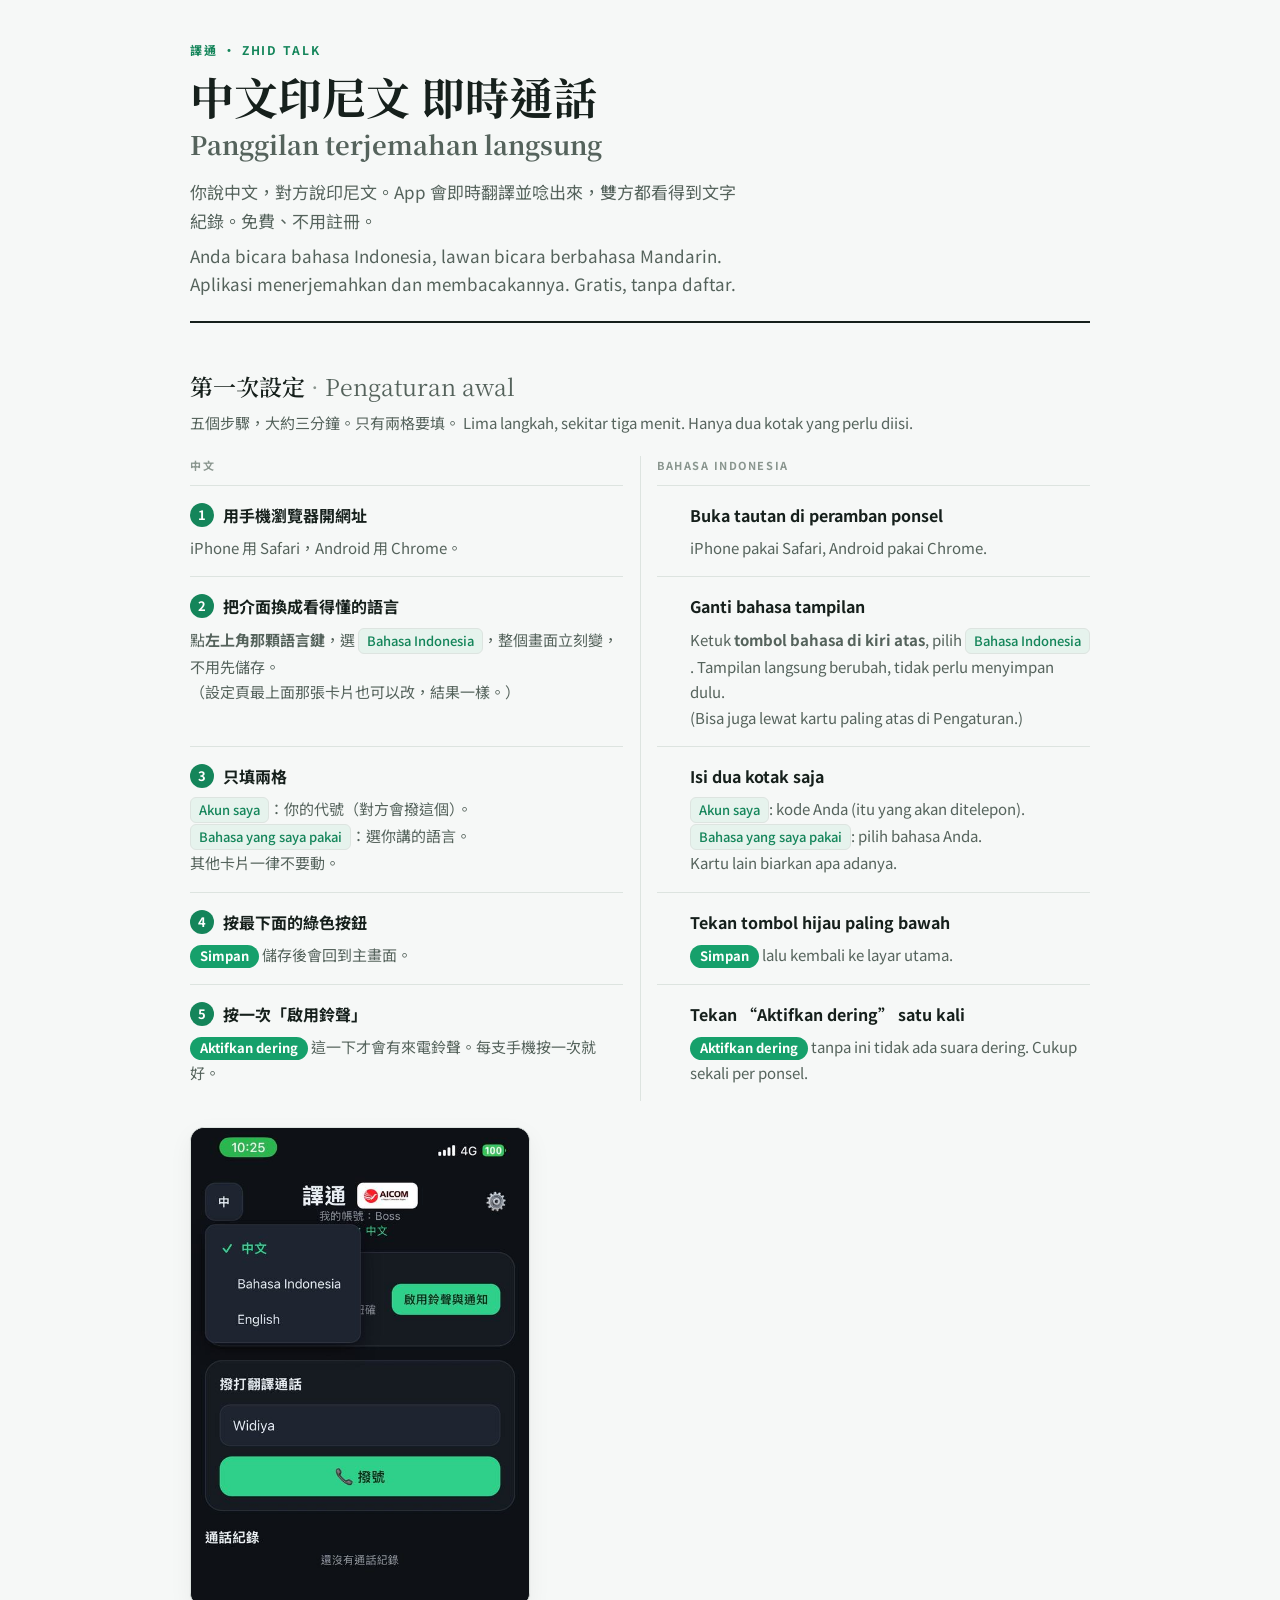
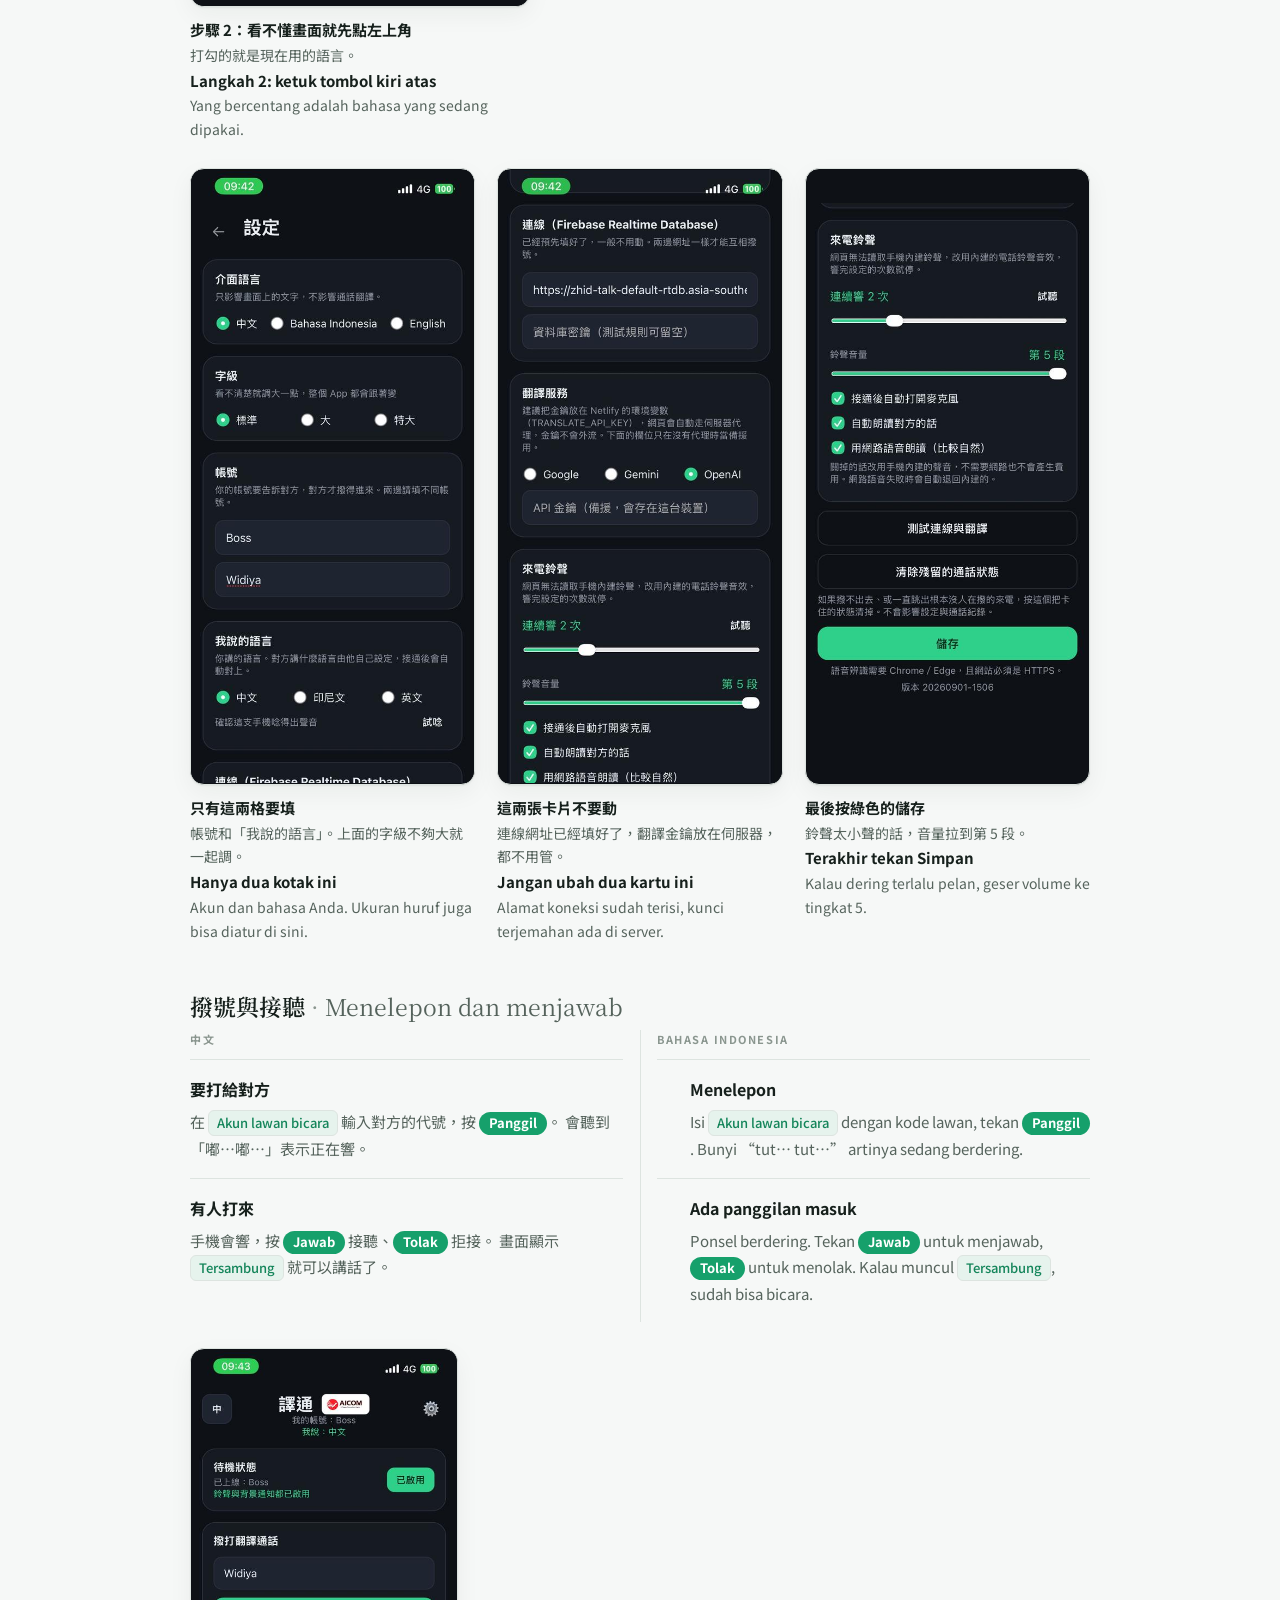
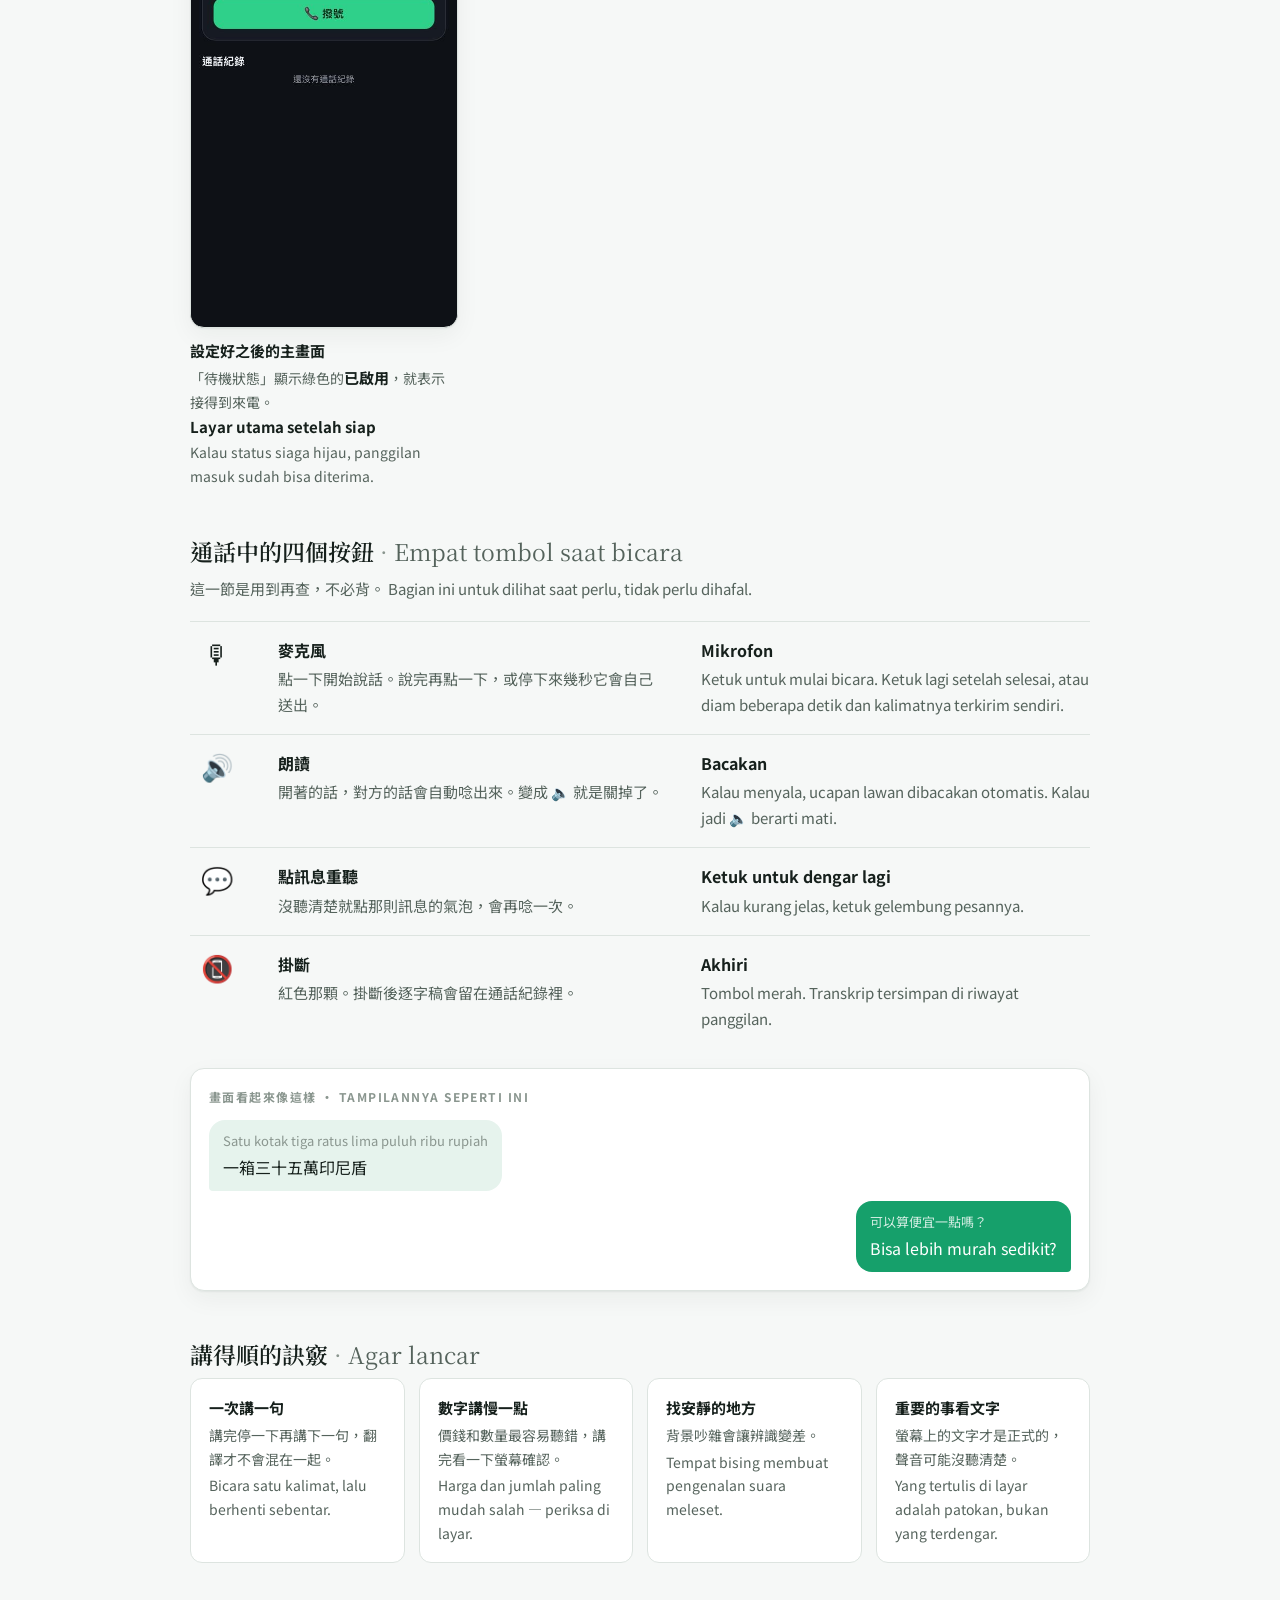
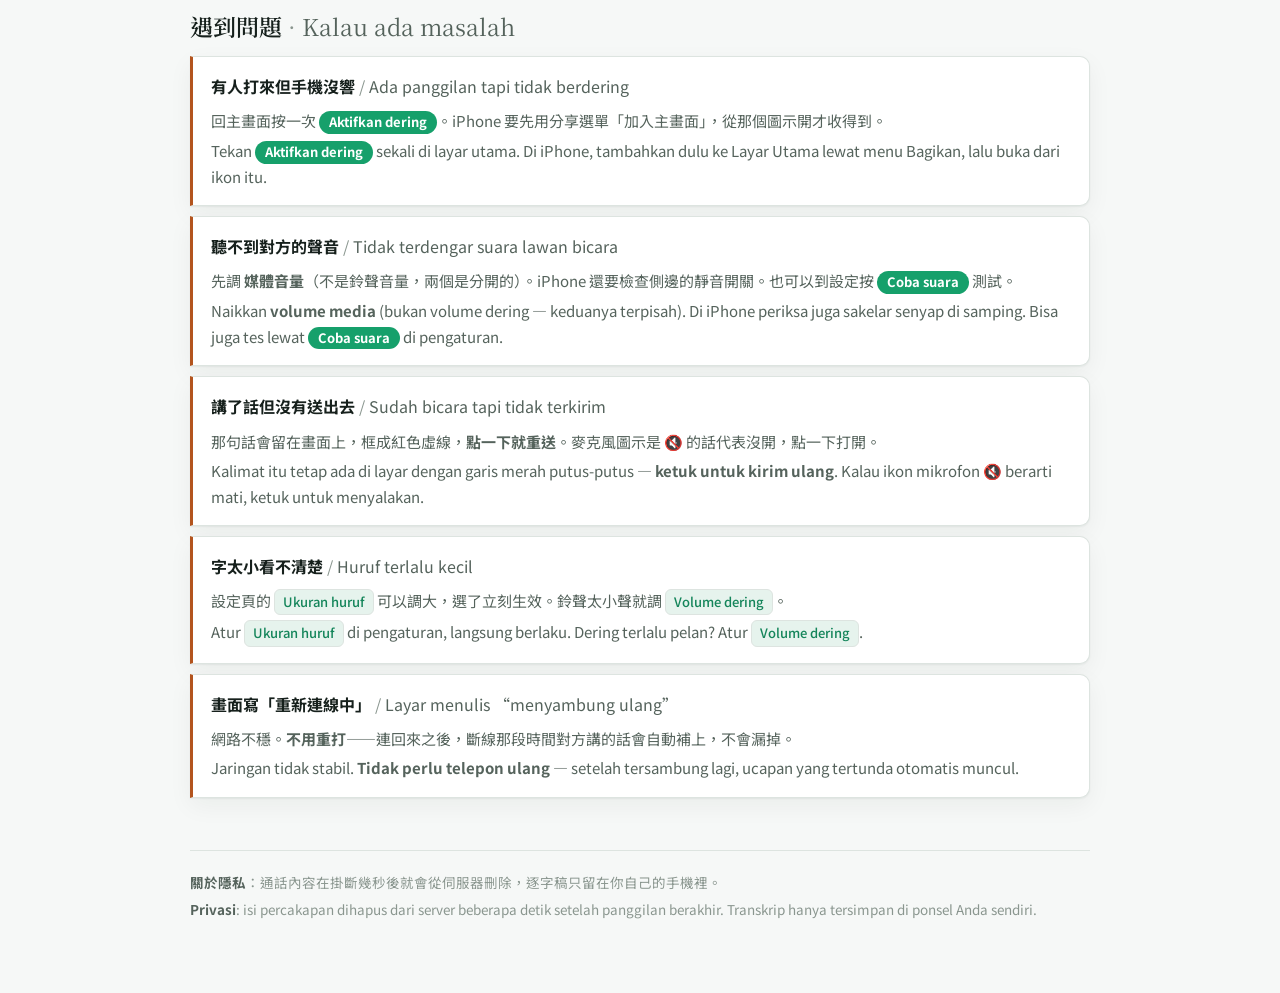
<file: web/guide.html>
<!doctype html>
<html lang="zh-Hant">
<head>
<meta charset="utf-8">
<meta name="viewport" content="width=device-width, initial-scale=1">
<meta name="theme-color" content="#F6F8F7">
<!-- 中印對照的操作說明。可以直接把網址傳給客戶：/guide.html -->
<title>譯通操作對照</title>
<link rel="preconnect" href="https://fonts.googleapis.com">
<link rel="preconnect" href="https://fonts.gstatic.com" crossorigin>
<link rel="stylesheet" href="https://fonts.googleapis.com/css2?family=Noto+Sans+TC:wght@400;500;700&family=Noto+Serif+TC:wght@600;700&display=swap">
<style>
  /* 淺色是預設。深色只改 token，元件一律透過 token 取色 */
  :root {
    --paper:        #F6F8F7;
    --card:         #FFFFFF;
    --ink:          #16201C;
    --ink-soft:     #55635C;
    --ink-faint:    #8A968F;
    --rule:         #DDE4E0;
    --accent:       #14855A;
    --accent-soft:  #E6F3ED;
    --chip-bg:      #16A06B;
    --chip-ink:     #FFFFFF;
    --warn:         #B3541E;
    --warn-soft:    #FBEFE7;
    --shadow:       0 1px 2px rgba(22, 32, 28, .06), 0 8px 24px rgba(22, 32, 28, .05);
  }
  @media (prefers-color-scheme: dark) {
    :root:not([data-theme="light"]) {
      --paper:       #0E1116;
      --card:        #161B22;
      --ink:         #E6EDF3;
      --ink-soft:    #A8B4BD;
      --ink-faint:   #77848D;
      --rule:        #2A3240;
      --accent:      #2FD08A;
      --accent-soft: #14261E;
      --chip-bg:     #2FD08A;
      --chip-ink:    #06281B;
      --warn:        #F0A46A;
      --warn-soft:   #2A1F16;
      --shadow:      0 1px 2px rgba(0, 0, 0, .4), 0 8px 24px rgba(0, 0, 0, .3);
    }
  }
  :root[data-theme="dark"] {
    --paper:       #0E1116;
    --card:        #161B22;
    --ink:         #E6EDF3;
    --ink-soft:    #A8B4BD;
    --ink-faint:   #77848D;
    --rule:        #2A3240;
    --accent:      #2FD08A;
    --accent-soft: #14261E;
    --chip-bg:     #2FD08A;
    --chip-ink:    #06281B;
    --warn:        #F0A46A;
    --warn-soft:   #2A1F16;
    --shadow:      0 1px 2px rgba(0, 0, 0, .4), 0 8px 24px rgba(0, 0, 0, .3);
  }

  * { box-sizing: border-box; }

  body {
    margin: 0;
    background: var(--paper);
    color: var(--ink);
    font-family: "Noto Sans TC", -apple-system, BlinkMacSystemFont, "PingFang TC",
      "Microsoft JhengHei", sans-serif;
    font-size: 16px;
    line-height: 1.7;
    -webkit-font-smoothing: antialiased;
  }

  .wrap { max-width: 940px; margin: 0 auto; padding: 40px 20px 72px; }

  /* ── 抬頭 ───────────────────────────── */
  .masthead { padding-bottom: 22px; border-bottom: 2px solid var(--ink); }
  .kicker {
    font-size: 12px; letter-spacing: .16em; text-transform: uppercase;
    color: var(--accent); font-weight: 700; margin: 0 0 10px;
  }
  h1 {
    font-family: "Noto Serif TC", Georgia, serif;
    font-weight: 700; font-size: clamp(30px, 5.5vw, 44px);
    line-height: 1.2; margin: 0; text-wrap: balance;
  }
  h1 .id { display: block; color: var(--ink-soft); font-size: .58em; margin-top: 6px; }
  .standfirst {
    margin: 18px 0 0; max-width: 62ch;
    color: var(--ink-soft); font-size: 17px;
  }
  .standfirst .id { display: block; margin-top: 6px; }

  /* ── 章節 ───────────────────────────── */
  section { margin-top: 44px; }
  h2 {
    font-family: "Noto Serif TC", Georgia, serif;
    font-size: 23px; font-weight: 600; margin: 0 0 4px; text-wrap: balance;
  }
  h2 .id { color: var(--ink-soft); font-weight: 400; }
  h2 .id::before { content: " · "; color: var(--ink-faint); }
  .lede { margin: 0 0 20px; color: var(--ink-soft); font-size: 15px; }

  /* ── 雙語對照的核心：左右鎖同一列 ────────── */
  .pair {
    display: grid;
    grid-template-columns: 1fr 1fr;
    gap: 0 34px;
    position: relative;
  }
  /* 中間那道細線就是「同一行」的視覺依據 */
  .pair::before {
    content: ""; position: absolute; inset: 0 auto 0 50%;
    border-left: 1px solid var(--rule);
  }
  .pair > * { min-width: 0; }
  .col-head {
    font-size: 11px; letter-spacing: .14em; text-transform: uppercase;
    color: var(--ink-faint); font-weight: 700; padding-bottom: 10px;
  }

  .steps { display: contents; }
  .step-zh, .step-id {
    padding: 16px 0;
    border-top: 1px solid var(--rule);
  }
  .step-zh { padding-right: 4px; }
  .num {
    display: inline-flex; align-items: center; justify-content: center;
    width: 24px; height: 24px; border-radius: 50%;
    background: var(--accent); color: var(--card);
    font-size: 13px; font-weight: 700; margin-right: 9px;
    vertical-align: 2px;
  }
  .step-zh b, .step-id b { font-weight: 700; }
  .step-zh p, .step-id p { margin: 6px 0 0; color: var(--ink-soft); font-size: 15px; }
  /* 印尼欄不重複編號，靠同一列對齊就看得出來是同一步 */
  .step-id { padding-left: 33px; }

  /* ── 畫面上真正的按鈕字樣 ───────────────── */
  .btn {
    display: inline-block; padding: 1px 10px; border-radius: 999px;
    background: var(--chip-bg); color: var(--chip-ink);
    font-size: 13px; font-weight: 700; white-space: nowrap;
    line-height: 1.6;
  }
  .field {
    display: inline-block; padding: 1px 8px; border-radius: 6px;
    background: var(--accent-soft); color: var(--accent);
    border: 1px solid var(--rule);
    font-size: 13px; font-weight: 500; white-space: nowrap;
  }

  /* ── 通話中的操作：查閱用，所以不編號 ────── */
  .ops { display: flex; flex-direction: column; gap: 2px; margin-top: 4px; }
  .op {
    display: grid; grid-template-columns: 54px 1fr 1fr;
    gap: 0 34px; align-items: start;
    padding: 15px 0; border-top: 1px solid var(--rule);
  }
  .op .icon {
    font-size: 26px; line-height: 1.2; text-align: center;
    filter: saturate(.9);
  }
  .op .zh b, .op .id b { display: block; margin-bottom: 2px; }
  .op .zh, .op .id { font-size: 15px; color: var(--ink-soft); min-width: 0; }
  .op .zh b, .op .id b { color: var(--ink); font-size: 16px; }

  /* ── 排除疑難：狀況 → 原因 → 怎麼辦 ────── */
  .fixes { margin-top: 4px; }
  .fix {
    padding: 16px 18px; margin-top: 10px;
    background: var(--card); border: 1px solid var(--rule);
    border-left: 3px solid var(--warn);
    border-radius: 0 10px 10px 0;
    box-shadow: var(--shadow);
  }
  .fix .q { font-weight: 700; }
  .fix .q .id { color: var(--ink-soft); font-weight: 400; }
  .fix .q .id::before { content: " / "; color: var(--ink-faint); }
  .fix .a { margin: 8px 0 0; font-size: 15px; color: var(--ink-soft); }
  .fix .a .id { display: block; margin-top: 4px; }

  /* ── 講話的訣竅 ─────────────────────── */
  .tips { display: grid; grid-template-columns: repeat(auto-fit, minmax(210px, 1fr)); gap: 14px; margin-top: 4px; }
  .tip {
    padding: 16px 18px; background: var(--card);
    border: 1px solid var(--rule); border-radius: 12px;
  }
  .tip b { display: block; font-size: 15px; }
  .tip span { display: block; font-size: 14px; color: var(--ink-soft); margin-top: 3px; }

  /* 手機截圖：看一眼實際畫面，比讀三行字快 */
  .shots {
    display: grid; grid-template-columns: repeat(auto-fit, minmax(210px, 1fr));
    gap: 22px; margin-top: 26px;
  }
  /* 只有一張時不要撐滿整個版面，會大得很奇怪 */
  .shots.solo { grid-template-columns: minmax(0, 268px); }
  .shot { margin: 0; }
  .shot img {
    display: block; width: 100%;
    /* 三張截圖高度不一（有一張裁過頭），統一比例說明文字才會對齊成一列。
       用 contain 而不是 cover：寧可留一點邊，也不要把內容裁掉。
       襯底跟 App 的深色背景一樣，補的邊看不出來。 */
    aspect-ratio: 520 / 1125; object-fit: contain; object-position: center;
    border-radius: 14px; border: 1px solid var(--rule);
    box-shadow: var(--shadow); background: #0E1116;
  }
  .shot figcaption { margin-top: 10px; font-size: 14px; color: var(--ink-soft); }
  .shot figcaption b { display: block; color: var(--ink); font-size: 15px; margin-bottom: 1px; }
  .shot figcaption .id { display: block; }
  /* 這一張是裁過的局部圖，不套統一比例，照原樣顯示才不會上下留黑邊 */
  .shot.free img { aspect-ratio: auto; }
  .shots.wide { grid-template-columns: minmax(0, 340px); }

  /* 對話示範：直接畫成 App 裡的樣子，比文字描述好懂 */
  .demo {
    margin-top: 22px; padding: 18px; border-radius: 14px;
    background: var(--card); border: 1px solid var(--rule); box-shadow: var(--shadow);
  }
  .demo .cap { font-size: 12px; letter-spacing: .12em; text-transform: uppercase;
    color: var(--ink-faint); font-weight: 700; margin-bottom: 12px; }
  .bubbles { display: flex; flex-direction: column; gap: 10px; }
  .bub { max-width: 82%; padding: 10px 14px; border-radius: 16px; font-size: 15px; }
  .bub .src { font-size: 13px; color: var(--ink-faint); }
  .bub .dst { font-size: 16px; margin-top: 2px; }
  .bub.them { align-self: flex-start; background: var(--accent-soft); border-bottom-left-radius: 4px; }
  .bub.me { align-self: flex-end; background: var(--chip-bg); border-bottom-right-radius: 4px; }
  .bub.me .src { color: color-mix(in srgb, var(--chip-ink) 80%, transparent); }
  .bub.me .dst { color: var(--chip-ink); }

  footer {
    margin-top: 52px; padding-top: 20px; border-top: 1px solid var(--rule);
    font-size: 13.5px; color: var(--ink-faint);
  }
  footer .id { display: block; margin-top: 4px; }
  footer b { color: var(--ink-soft); }

  /* 窄螢幕：改成上下堆疊，中文在上、印尼文緊接著，仍是同一組 */
  @media (max-width: 720px) {
    .pair { grid-template-columns: 1fr; gap: 0; }
    .pair::before { display: none; }
    .col-head { display: none; }
    .step-zh { border-top: 1px solid var(--rule); padding: 16px 0 4px; }
    .step-id {
      border-top: none; padding: 0 0 16px 33px;
      color: var(--ink-soft);
    }
    .op { grid-template-columns: 44px 1fr; gap: 0 14px; }
    .op .id { grid-column: 2; margin-top: 6px; }
  }
</style>
</head>
<body>

<div class="wrap">

  <header class="masthead">
    <p class="kicker">譯通 · ZhID Talk</p>
    <h1>
      中文印尼文 即時通話
      <span class="id">Panggilan terjemahan langsung</span>
    </h1>
    <p class="standfirst">
      你說中文，對方說印尼文。App 會即時翻譯並唸出來，雙方都看得到文字紀錄。免費、不用註冊。
      <span class="id">Anda bicara bahasa Indonesia, lawan bicara berbahasa Mandarin.
      Aplikasi menerjemahkan dan membacakannya. Gratis, tanpa daftar.</span>
    </p>
  </header>

  <section>
    <h2>第一次設定<span class="id">Pengaturan awal</span></h2>
    <p class="lede">五個步驟，大約三分鐘。只有兩格要填。
      <span class="id">Lima langkah, sekitar tiga menit. Hanya dua kotak yang perlu diisi.</span></p>

    <div class="pair">
      <div class="col-head">中文</div>
      <div class="col-head">Bahasa Indonesia</div>

      <div class="step-zh"><span class="num">1</span><b>用手機瀏覽器開網址</b>
        <p>iPhone 用 Safari，Android 用 Chrome。</p></div>
      <div class="step-id"><b>Buka tautan di peramban ponsel</b>
        <p>iPhone pakai Safari, Android pakai Chrome.</p></div>

      <div class="step-zh"><span class="num">2</span><b>把介面換成看得懂的語言</b>
        <p>點<b>左上角那顆語言鍵</b>，選 <span class="field">Bahasa Indonesia</span>，整個畫面立刻變，不用先儲存。<br>
        （設定頁最上面那張卡片也可以改，結果一樣。）</p></div>
      <div class="step-id"><b>Ganti bahasa tampilan</b>
        <p>Ketuk <b>tombol bahasa di kiri atas</b>, pilih <span class="field">Bahasa Indonesia</span>. Tampilan langsung berubah, tidak perlu menyimpan dulu.<br>
        (Bisa juga lewat kartu paling atas di Pengaturan.)</p></div>

      <div class="step-zh"><span class="num">3</span><b>只填兩格</b>
        <p><span class="field">Akun saya</span>：你的代號（對方會撥這個）。<br>
        <span class="field">Bahasa yang saya pakai</span>：選你講的語言。<br>
        其他卡片一律不要動。</p></div>
      <div class="step-id"><b>Isi dua kotak saja</b>
        <p><span class="field">Akun saya</span>: kode Anda (itu yang akan ditelepon).<br>
        <span class="field">Bahasa yang saya pakai</span>: pilih bahasa Anda.<br>
        Kartu lain biarkan apa adanya.</p></div>

      <div class="step-zh"><span class="num">4</span><b>按最下面的綠色按鈕</b>
        <p><span class="btn">Simpan</span> 儲存後會回到主畫面。</p></div>
      <div class="step-id"><b>Tekan tombol hijau paling bawah</b>
        <p><span class="btn">Simpan</span> lalu kembali ke layar utama.</p></div>

      <div class="step-zh"><span class="num">5</span><b>按一次「啟用鈴聲」</b>
        <p><span class="btn">Aktifkan dering</span> 這一下才會有來電鈴聲。每支手機按一次就好。</p></div>
      <div class="step-id"><b>Tekan “Aktifkan dering” satu kali</b>
        <p><span class="btn">Aktifkan dering</span> tanpa ini tidak ada suara dering. Cukup sekali per ponsel.</p></div>

    </div>

    <div class="shots wide">
      <figure class="shot free">
        <img src="[data-uri]" alt="左上角的語言鍵打開後的選單">
        <figcaption><b>步驟 2：看不懂畫面就先點左上角</b>打勾的就是現在用的語言。<span class="id"><b>Langkah 2: ketuk tombol kiri atas</b>Yang bercentang adalah bahasa yang sedang dipakai.</span></figcaption>
      </figure>
    </div>

    <div class="shots">
      <figure class="shot">
        <img src="[data-uri]" alt="只有這兩格要填">
        <figcaption><b>只有這兩格要填</b>帳號和「我說的語言」。上面的字級不夠大就一起調。<span class="id"><b>Hanya dua kotak ini</b>Akun dan bahasa Anda. Ukuran huruf juga bisa diatur di sini.</span></figcaption>
      </figure>
      <figure class="shot">
        <img src="[data-uri]" alt="這兩張卡片不要動">
        <figcaption><b>這兩張卡片不要動</b>連線網址已經填好了，翻譯金鑰放在伺服器，都不用管。<span class="id"><b>Jangan ubah dua kartu ini</b>Alamat koneksi sudah terisi, kunci terjemahan ada di server.</span></figcaption>
      </figure>
      <figure class="shot">
        <img src="[data-uri]" alt="最後按綠色的儲存">
        <figcaption><b>最後按綠色的儲存</b>鈴聲太小聲的話，音量拉到第 5 段。<span class="id"><b>Terakhir tekan Simpan</b>Kalau dering terlalu pelan, geser volume ke tingkat 5.</span></figcaption>
      </figure>
    </div>
  </section>

  <section>
    <h2>撥號與接聽<span class="id">Menelepon dan menjawab</span></h2>
    <div class="pair">
      <div class="col-head">中文</div>
      <div class="col-head">Bahasa Indonesia</div>

      <div class="step-zh"><b>要打給對方</b>
        <p>在 <span class="field">Akun lawan bicara</span> 輸入對方的代號，按 <span class="btn">Panggil</span>。
        會聽到「嘟…嘟…」表示正在響。</p></div>
      <div class="step-id"><b>Menelepon</b>
        <p>Isi <span class="field">Akun lawan bicara</span> dengan kode lawan, tekan <span class="btn">Panggil</span>.
        Bunyi “tut… tut…” artinya sedang berdering.</p></div>

      <div class="step-zh"><b>有人打來</b>
        <p>手機會響，按 <span class="btn">Jawab</span> 接聽、<span class="btn">Tolak</span> 拒接。
        畫面顯示 <span class="field">Tersambung</span> 就可以講話了。</p></div>
      <div class="step-id"><b>Ada panggilan masuk</b>
        <p>Ponsel berdering. Tekan <span class="btn">Jawab</span> untuk menjawab, <span class="btn">Tolak</span> untuk menolak.
        Kalau muncul <span class="field">Tersambung</span>, sudah bisa bicara.</p></div>

    </div>

    <div class="shots solo">
      <figure class="shot">
        <img src="[data-uri]" alt="設定好之後的主畫面">
        <figcaption><b>設定好之後的主畫面</b>「待機狀態」顯示綠色的<b style="display:inline">已啟用</b>，就表示接得到來電。<span class="id"><b>Layar utama setelah siap</b>Kalau status siaga hijau, panggilan masuk sudah bisa diterima.</span></figcaption>
      </figure>
    </div>
  </section>

  <section>
    <h2>通話中的四個按鈕<span class="id">Empat tombol saat bicara</span></h2>
    <p class="lede">這一節是用到再查，不必背。
      <span class="id">Bagian ini untuk dilihat saat perlu, tidak perlu dihafal.</span></p>

    <div class="ops">
      <div class="op">
        <div class="icon">🎙</div>
        <div class="zh"><b>麥克風</b>點一下開始說話。說完再點一下，或停下來幾秒它會自己送出。</div>
        <div class="id"><b>Mikrofon</b> Ketuk untuk mulai bicara. Ketuk lagi setelah selesai, atau diam beberapa detik dan kalimatnya terkirim sendiri.</div>
      </div>
      <div class="op">
        <div class="icon">🔊</div>
        <div class="zh"><b>朗讀</b>開著的話，對方的話會自動唸出來。變成 🔈 就是關掉了。</div>
        <div class="id"><b>Bacakan</b> Kalau menyala, ucapan lawan dibacakan otomatis. Kalau jadi 🔈 berarti mati.</div>
      </div>
      <div class="op">
        <div class="icon">💬</div>
        <div class="zh"><b>點訊息重聽</b>沒聽清楚就點那則訊息的氣泡，會再唸一次。</div>
        <div class="id"><b>Ketuk untuk dengar lagi</b> Kalau kurang jelas, ketuk gelembung pesannya.</div>
      </div>
      <div class="op">
        <div class="icon">📵</div>
        <div class="zh"><b>掛斷</b>紅色那顆。掛斷後逐字稿會留在通話紀錄裡。</div>
        <div class="id"><b>Akhiri</b> Tombol merah. Transkrip tersimpan di riwayat panggilan.</div>
      </div>
    </div>

    <div class="demo">
      <div class="cap">畫面看起來像這樣 · Tampilannya seperti ini</div>
      <div class="bubbles">
        <div class="bub them">
          <div class="src">Satu kotak tiga ratus lima puluh ribu rupiah</div>
          <div class="dst">一箱三十五萬印尼盾</div>
        </div>
        <div class="bub me">
          <div class="src">可以算便宜一點嗎？</div>
          <div class="dst">Bisa lebih murah sedikit?</div>
        </div>
      </div>
    </div>
  </section>

  <section>
    <h2>講得順的訣竅<span class="id">Agar lancar</span></h2>
    <div class="tips">
      <div class="tip"><b>一次講一句</b><span>講完停一下再講下一句，翻譯才不會混在一起。</span>
        <span>Bicara satu kalimat, lalu berhenti sebentar.</span></div>
      <div class="tip"><b>數字講慢一點</b><span>價錢和數量最容易聽錯，講完看一下螢幕確認。</span>
        <span>Harga dan jumlah paling mudah salah — periksa di layar.</span></div>
      <div class="tip"><b>找安靜的地方</b><span>背景吵雜會讓辨識變差。</span>
        <span>Tempat bising membuat pengenalan suara meleset.</span></div>
      <div class="tip"><b>重要的事看文字</b><span>螢幕上的文字才是正式的，聲音可能沒聽清楚。</span>
        <span>Yang tertulis di layar adalah patokan, bukan yang terdengar.</span></div>
    </div>
  </section>

  <section>
    <h2>遇到問題<span class="id">Kalau ada masalah</span></h2>
    <div class="fixes">

      <div class="fix">
        <div class="q">有人打來但手機沒響<span class="id">Ada panggilan tapi tidak berdering</span></div>
        <p class="a">回主畫面按一次 <span class="btn">Aktifkan dering</span>。iPhone 要先用分享選單「加入主畫面」，從那個圖示開才收得到。
          <span class="id">Tekan <span class="btn">Aktifkan dering</span> sekali di layar utama. Di iPhone, tambahkan dulu ke Layar Utama lewat menu Bagikan, lalu buka dari ikon itu.</span></p>
      </div>

      <div class="fix">
        <div class="q">聽不到對方的聲音<span class="id">Tidak terdengar suara lawan bicara</span></div>
        <p class="a">先調 <b>媒體音量</b>（不是鈴聲音量，兩個是分開的）。iPhone 還要檢查側邊的靜音開關。也可以到設定按 <span class="btn">Coba suara</span> 測試。
          <span class="id">Naikkan <b>volume media</b> (bukan volume dering — keduanya terpisah). Di iPhone periksa juga sakelar senyap di samping. Bisa juga tes lewat <span class="btn">Coba suara</span> di pengaturan.</span></p>
      </div>

      <div class="fix">
        <div class="q">講了話但沒有送出去<span class="id">Sudah bicara tapi tidak terkirim</span></div>
        <p class="a">那句話會留在畫面上，框成紅色虛線，<b>點一下就重送</b>。麥克風圖示是 🔇 的話代表沒開，點一下打開。
          <span class="id">Kalimat itu tetap ada di layar dengan garis merah putus-putus — <b>ketuk untuk kirim ulang</b>. Kalau ikon mikrofon 🔇 berarti mati, ketuk untuk menyalakan.</span></p>
      </div>

      <div class="fix">
        <div class="q">字太小看不清楚<span class="id">Huruf terlalu kecil</span></div>
        <p class="a">設定頁的 <span class="field">Ukuran huruf</span> 可以調大，選了立刻生效。鈴聲太小聲就調 <span class="field">Volume dering</span>。
          <span class="id">Atur <span class="field">Ukuran huruf</span> di pengaturan, langsung berlaku. Dering terlalu pelan? Atur <span class="field">Volume dering</span>.</span></p>
      </div>

      <div class="fix">
        <div class="q">畫面寫「重新連線中」<span class="id">Layar menulis “menyambung ulang”</span></div>
        <p class="a">網路不穩。<b>不用重打</b>——連回來之後，斷線那段時間對方講的話會自動補上，不會漏掉。
          <span class="id">Jaringan tidak stabil. <b>Tidak perlu telepon ulang</b> — setelah tersambung lagi, ucapan yang tertunda otomatis muncul.</span></p>
      </div>

    </div>
  </section>

  <footer>
    <b>關於隱私</b>：通話內容在掛斷幾秒後就會從伺服器刪除，逐字稿只留在你自己的手機裡。
    <span class="id"><b>Privasi</b>: isi percakapan dihapus dari server beberapa detik setelah panggilan berakhir. Transkrip hanya tersimpan di ponsel Anda sendiri.</span>
  </footer>

</div>
</body>
</html>
</file>
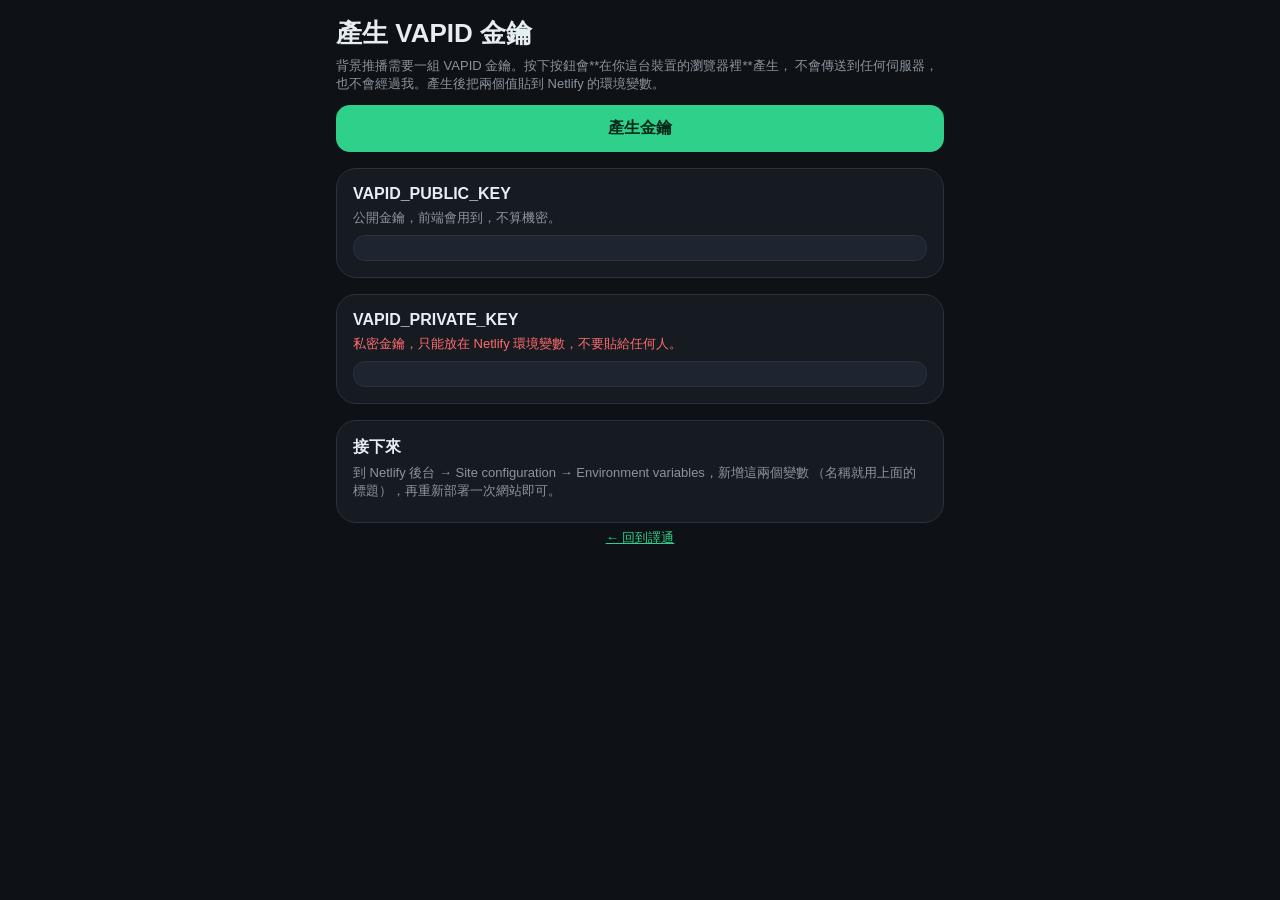
<file: web/vapid.html>
<!doctype html>
<html lang="zh-Hant">
<head>
<meta charset="utf-8">
<meta name="viewport" content="width=device-width, initial-scale=1">
<title>產生 VAPID 金鑰 — 譯通</title>
<link rel="stylesheet" href="styles.css">
<style>
  .out {
    background: var(--surface-high);
    border: 1px solid var(--outline);
    border-radius: 12px;
    padding: 12px 14px;
    margin-top: 8px;
    font-family: ui-monospace, SFMono-Regular, Menlo, monospace;
    font-size: 13px;
    word-break: break-all;
    user-select: all;
    min-height: 20px;
  }
  .screen { display: block; }
</style>
</head>
<body>
<section class="screen">
  <h1>產生 VAPID 金鑰</h1>
  <p class="hint">
    背景推播需要一組 VAPID 金鑰。按下按鈕會**在你這台裝置的瀏覽器裡**產生，
    不會傳送到任何伺服器，也不會經過我。產生後把兩個值貼到 Netlify 的環境變數。
  </p>

  <button id="gen" class="btn primary block">產生金鑰</button>

  <div class="card">
    <div class="card-title">VAPID_PUBLIC_KEY</div>
    <div class="hint">公開金鑰，前端會用到，不算機密。</div>
    <div id="pub" class="out"></div>
  </div>

  <div class="card">
    <div class="card-title">VAPID_PRIVATE_KEY</div>
    <div class="hint warn">私密金鑰，只能放在 Netlify 環境變數，不要貼給任何人。</div>
    <div id="priv" class="out"></div>
  </div>

  <div class="card">
    <div class="card-title">接下來</div>
    <div class="hint">
      到 Netlify 後台 → Site configuration → Environment variables，新增這兩個變數
      （名稱就用上面的標題），再重新部署一次網站即可。
    </div>
  </div>

  <p class="hint center mb"><a href="./" style="color:var(--accent)">← 回到譯通</a></p>
</section>

<script>
function bytesToB64url(buf) {
  const b = new Uint8Array(buf);
  let bin = '';
  for (let i = 0; i < b.length; i++) bin += String.fromCharCode(b[i]);
  return btoa(bin).replace(/\+/g, '-').replace(/\//g, '_').replace(/=+$/, '');
}

document.getElementById('gen').onclick = async () => {
  const pubEl = document.getElementById('pub');
  const privEl = document.getElementById('priv');
  pubEl.textContent = '產生中…';
  privEl.textContent = '';
  try {
    const pair = await crypto.subtle.generateKey(
      { name: 'ECDSA', namedCurve: 'P-256' },
      true,
      ['sign', 'verify']
    );
    // 公鑰用未壓縮格式（0x04 || x || y），這是 VAPID 規範要的形式
    const raw = await crypto.subtle.exportKey('raw', pair.publicKey);
    const jwk = await crypto.subtle.exportKey('jwk', pair.privateKey);
    pubEl.textContent = bytesToB64url(raw);
    privEl.textContent = jwk.d;
  } catch (e) {
    pubEl.textContent = '產生失敗：' + e.message;
  }
};
</script>
</body>
</html>
</file>
<file: web/styles.css>
/*
 * 字級基準。
 *
 * 全部的 font-size 都用 rem，跟著這裡走——所以設定頁選一次，
 * 整個 App 一起變。以前全部寫死成 px，連手機系統的「較大文字」
 * 都完全無效，字小的人只能瞇著眼睛看。
 *
 * 這裡用百分比而不是 px，是為了讓瀏覽器／系統本身的字級設定仍然生效：
 * 100% 代表「使用者設定的大小」，不是硬性的 16px。
 */
html { font-size: 100%; }
html.text-l { font-size: 112.5%; }
html.text-xl { font-size: 125%; }

:root {
  --bg: #0E1116;
  --surface: #161B22;
  --surface-high: #1E2530;
  --outline: #2A3240;
  --accent: #2FD08A;
  --accent-ink: #06281B;
  --danger: #FF4D4F;
  --missed: #FF6B6B;
  --text: #E6EDF3;
  --text-dim: #8B949E;
  --mine: #1B6B4A;
  --mine-sub: #A7E8C8;
  --theirs: #222A35;
}

* { box-sizing: border-box; -webkit-tap-highlight-color: transparent; }

body {
  margin: 0;
  background: var(--bg);
  color: var(--text);
  font-family: -apple-system, BlinkMacSystemFont, "Segoe UI", "Noto Sans TC",
    "PingFang TC", "Microsoft JhengHei", Roboto, sans-serif;
  min-height: 100vh;
}

/*
 * 一次只顯示一個畫面。
 *
 * iPhone 加入主畫面後，狀態列是半透明的，網頁內容會延伸到瀏海底下，
 * 導致最上面的字被時間、電池蓋住，右上角的齒輪也按不到。
 * 這裡用 env(safe-area-inset-*) 把安全區讓出來。
 */
.screen {
  display: none;
  padding: calc(16px + env(safe-area-inset-top, 0px)) 16px
           calc(16px + env(safe-area-inset-bottom, 0px));
  max-width: 640px;
  margin: 0 auto;
}
.screen.active { display: block; }
#screenCall.active, #screenIncoming.active {
  display: flex;
  flex-direction: column;
  min-height: 100vh;
  min-height: 100dvh; /* iOS 的 100vh 會把網址列算進去 */
}

h1 { font-size: 1.625rem; margin: 0; }
h2 { font-size: 1rem; margin: 0; }

.topbar { display: flex; align-items: flex-start; justify-content: space-between; gap: 12px; }
.topbar h1 { flex: 1; }

/*
 * 主畫面的標題列改成置中，設定鈕壓在右上角，
 * 這樣 logo 才能緊跟在標題右邊。設定頁與逐字稿頁仍用上面的左右排版。
 */
.topbar-main {
  display: block;
  position: relative;
  text-align: center;
  padding: 0 44px;
}
.topbar-main .icon-btn { position: absolute; top: 0; right: 0; }

.brand { display: flex; align-items: center; justify-content: center; gap: 12px; }
/* 蓋掉 .topbar h1 的 flex:1，否則標題會撐開，和 logo 之間空一大段 */
.brand h1 { flex: 0 0 auto; line-height: 1.1; }

/*
 * AICOM 的字是深紅色，直接放在深色背景上會看不清楚，
 * 所以襯一塊白底。之後若換成淺色版本的 logo，把 background 拿掉即可。
 */
.brand-logo {
  height: 30px;
  width: auto;
  max-width: 130px;
  object-fit: contain;
  background: #fff;
  border-radius: 7px;
  padding: 3px 6px;
}

.sub { color: var(--text-dim); font-size: 0.8125rem; }
.accent { color: var(--accent); }
.big { font-size: 1.5rem; font-weight: 700; }
.huge { font-size: 1.875rem; font-weight: 700; margin-top: 18px; }
.label { font-size: 0.8125rem; font-weight: 700; }
.hint { color: var(--text-dim); font-size: 0.8125rem; margin: 6px 0; }
.hint.warn { color: var(--missed); }
.hint.center { text-align: center; }
.hidden { display: none !important; }
.mt { margin-top: 20px; }
.mb { margin-bottom: 28px; }
.grow { flex: 1; }

.row { display: flex; align-items: center; }
.row.gap { gap: 10px; }
.row.between { justify-content: space-between; }

.card {
  background: var(--surface);
  border: 1px solid var(--outline);
  border-radius: 20px;
  padding: 16px;
  margin-top: 16px;
}
.card-title { font-size: 1rem; font-weight: 700; margin-bottom: 4px; }
/* 窄螢幕或長字串（例如印尼文）時，按鈕自動換到下一行，不要把文字擠扁 */
.card.standby {
  display: flex; align-items: center; justify-content: space-between;
  gap: 12px; flex-wrap: wrap;
}
.card.standby > div { flex: 1 1 180px; min-width: 0; }
.card.standby .btn { flex: 0 0 auto; }
.card.incoming { border-color: var(--accent); }
.card.incoming .row { margin-top: 12px; }

.input {
  width: 100%;
  margin-top: 10px;
  padding: 13px 14px;
  border-radius: 12px;
  border: 1px solid var(--outline);
  background: var(--surface-high);
  color: var(--text);
  font-size: 1rem;
}
.input:focus { outline: 2px solid var(--accent); border-color: transparent; }

.btn {
  border: none;
  border-radius: 14px;
  padding: 13px 18px;
  font-size: 1rem;
  font-weight: 600;
  cursor: pointer;
  background: var(--surface-high);
  color: var(--text);
}
.btn.primary { background: var(--accent); color: var(--accent-ink); }
.btn.outline { background: transparent; border: 1px solid var(--outline); color: var(--text); }
.btn.danger-outline { background: transparent; border: 1px solid var(--danger); color: var(--danger); }
.btn.text {
  background: none; padding: 8px 10px; font-size: 0.875rem;
  /* 同一個檔案裡 .icon-btn 就寫了「44 是手指好按的最小尺寸」，
     這幾個字型按鈕（試唸、試聽、全部刪除）本來只有約 35，補齊 */
  min-height: 44px; display: inline-flex; align-items: center;
}
.btn.text.danger { color: var(--danger); }
.btn.block { display: block; width: 100%; margin-top: 12px; }
.btn.small { padding: 9px 14px; font-size: 0.875rem; border-radius: 11px; }
.btn:active { transform: scale(0.98); }
.btn:disabled { opacity: 0.5; cursor: default; }

/* 44×44 是手指好按的最小尺寸，原本的 30×30 在手機上容易按空 */
.icon-btn {
  background: none; border: none; color: var(--text-dim);
  font-size: 1.375rem; cursor: pointer; padding: 0;
  width: 44px; height: 44px;
  display: grid; place-items: center;
}

.radio, .check {
  display: inline-flex; align-items: center; gap: 7px;
  font-size: 0.9375rem; margin-top: 10px; cursor: pointer;
}
/* 三個語言選項在窄螢幕上放不下一排，讓它自動換行而不是把字擠扁 */
.row.wrap { flex-wrap: wrap; }
.radio { flex: 1 1 auto; white-space: nowrap; }
.check { display: flex; }
input[type="radio"], input[type="checkbox"] { accent-color: var(--accent); width: 18px; height: 18px; }
.slider { width: 100%; accent-color: var(--accent); margin-top: 4px; }

/* 通話紀錄 */
.history { list-style: none; padding: 0; margin: 8px 0 0; }
.history li {
  display: flex; align-items: center; gap: 12px;
  padding: 12px 4px; border-bottom: 1px solid var(--outline);
}
.history .dir { font-size: 1.125rem; width: 24px; text-align: center; }
.history .info { flex: 1; min-width: 0; }
.history .name { font-size: 1.0625rem; }
.history .meta, .history .time { color: var(--text-dim); font-size: 0.7812rem; }
.history .missed .name { color: var(--missed); }
.history .del {
  background: none; border: none; color: var(--text-dim);
  font-size: 1.125rem; cursor: pointer; padding: 8px;
}

/* 通話畫面 */
.call-head { text-align: center; padding: 12px 0 4px; }
.transcript { list-style: none; padding: 0; margin: 0; flex: 1; overflow-y: auto; }
.transcript li { display: flex; margin: 8px 0; }
.transcript li.mine { justify-content: flex-end; }
.bubble {
  max-width: 78%;
  padding: 10px 14px;
  border-radius: 18px;
  background: var(--theirs);
  border-bottom-left-radius: 4px;
}
li.mine .bubble {
  background: var(--mine);
  border-bottom-left-radius: 18px;
  border-bottom-right-radius: 4px;
}
.bubble .src { font-size: 0.8125rem; color: var(--text-dim); }
li.mine .bubble .src { color: var(--mine-sub); }
.bubble .dst { font-size: 1.125rem; margin-top: 3px; }
li.mine .bubble .dst { color: #fff; }

.partial {
  font-style: italic; color: var(--text-dim);
  font-size: 0.9375rem; padding: 0 4px 4px;
}
.wave { width: 100%; height: 56px; display: block; }

.controls {
  display: flex; align-items: center; justify-content: center;
  gap: 28px; padding: 12px 0 28px;
}
.controls.wide { gap: 64px; margin-top: auto; }
.stack { display: flex; flex-direction: column; align-items: center; gap: 10px; }

.fab {
  border: none; border-radius: 50%; cursor: pointer;
  width: 56px; height: 56px; font-size: 1.5rem;
  background: var(--surface-high); color: var(--text);
  display: grid; place-items: center;
}
.fab.mini { width: 46px; height: 46px; font-size: 1.1875rem; }
.fab.large { width: 72px; height: 72px; font-size: 1.875rem; background: var(--accent); }
.fab.large.off { background: var(--surface-high); }
.fab.big { width: 70px; height: 70px; font-size: 1.8125rem; }
.fab.primary { background: var(--accent); }
.fab.danger { background: var(--danger); color: #fff; }
.fab:active { transform: scale(0.94); }

/* 全螢幕來電 */
.incoming-screen {
  align-items: center;
  text-align: center;
  padding-top: calc(10vh + env(safe-area-inset-top, 0px));
}
.avatar {
  width: 120px; height: 120px; margin-top: 24px;
  border-radius: 60px; background: var(--surface-high);
  display: grid; place-items: center; font-size: 3rem;
  animation: pulse 1.4s ease-in-out infinite;
}
@keyframes pulse {
  0%, 100% { transform: scale(1); }
  50% { transform: scale(1.06); }
}

/* 抬高一點，才不會蓋到通話畫面底部的接聽／掛斷按鈕 */
.toast {
  position: fixed; left: 50%; bottom: 124px; transform: translateX(-50%);
  background: var(--surface-high); color: var(--text);
  border: 1px solid var(--outline);
  padding: 11px 18px; border-radius: 12px; font-size: 0.875rem;
  opacity: 0; pointer-events: none; transition: opacity .2s;
  max-width: 90vw; text-align: center; z-index: 50;
}
.toast.show { opacity: 1; }

code {
  background: var(--surface-high); padding: 1px 5px;
  border-radius: 5px; font-size: 0.75rem;
}

/* 介面語言切換鍵：和右上角的齒輪對稱，放在標題列左上角 */
.lang-btn {
  position: absolute;
  top: 0;
  left: 0;
  width: 44px;
  height: 44px;
  border-radius: 12px;
  border: 1px solid var(--outline);
  background: var(--surface-high);
  color: var(--text);
  font-size: 0.875rem;
  font-weight: 700;
  cursor: pointer;
  display: grid;
  place-items: center;
}
.lang-btn:active { transform: scale(0.94); }

/* 有新版本時從底部浮出來的提示，整條都可以點 */
.update-bar {
  position: fixed;
  left: 12px;
  right: 12px;
  bottom: calc(12px + env(safe-area-inset-bottom, 0px));
  z-index: 60;
  border: none;
  border-radius: 14px;
  padding: 13px 16px;
  background: var(--accent);
  color: var(--accent-ink);
  font-size: 0.9375rem;
  font-weight: 700;
  cursor: pointer;
  box-shadow: 0 6px 20px rgba(0, 0, 0, 0.45);
  max-width: 616px;
  margin: 0 auto;
}
.update-bar:active { transform: scale(0.98); }

/* 可以點來重聽的訊息，給一點按得下去的暗示 */
.bubble.speakable { cursor: pointer; }
.bubble.speakable:active { filter: brightness(1.15); }

/* 沒送出去的那一句：看起來要明顯不一樣，不能跟送出去的混在一起 */
li.failed .bubble {
  background: transparent;
  border: 1px dashed var(--danger);
}
li.failed .bubble .src { color: var(--text); }
li.failed .bubble .retry {
  margin-top: 4px;
  font-size: 0.8125rem;
  color: var(--danger);
}

/* 介面語言選單：點左上角的鍵才出現，直接看得到目前是哪一種 */
.lang-menu {
  position: absolute;
  top: 48px;
  left: 0;
  z-index: 70;
  background: var(--surface-high);
  border: 1px solid var(--outline);
  border-radius: 12px;
  padding: 6px;
  box-shadow: 0 8px 24px rgba(0, 0, 0, 0.5);
  min-width: 180px;
  text-align: left;
}
.lang-menu button {
  display: block;
  width: 100%;
  text-align: left;
  background: none;
  border: none;
  color: var(--text);
  font-size: 0.9375rem;
  padding: 11px 12px;
  border-radius: 8px;
  cursor: pointer;
}
.lang-menu button:active { background: var(--outline); }
/* 目前這一個前面打勾，後面那組空白讓三個選項對齊 */
.lang-menu button.on { color: var(--accent); font-weight: 700; }
.lang-menu button::before { content: '\2007\2007'; }
.lang-menu button.on::before { content: '\2713\2007'; }

/* ── 登入頁 ─────────────────────────────
   只有一張卡片，置中。不要讓它看起來像出錯畫面，
   客戶第一次打開看到的就是這一頁。 */
.gate-screen.active {
  display: flex;
  align-items: center;
  justify-content: center;
  min-height: 100vh;
  min-height: 100dvh;
}
.gate-box { width: 100%; max-width: 380px; }
.gate-brand { margin-bottom: 22px; }
.gate-input {
  text-align: center;
  font-size: 1.5rem;
  letter-spacing: .22em;
  text-transform: uppercase;
  font-weight: 700;
}
#gateError:empty, #gateMonth:empty { display: none; }
</file>
